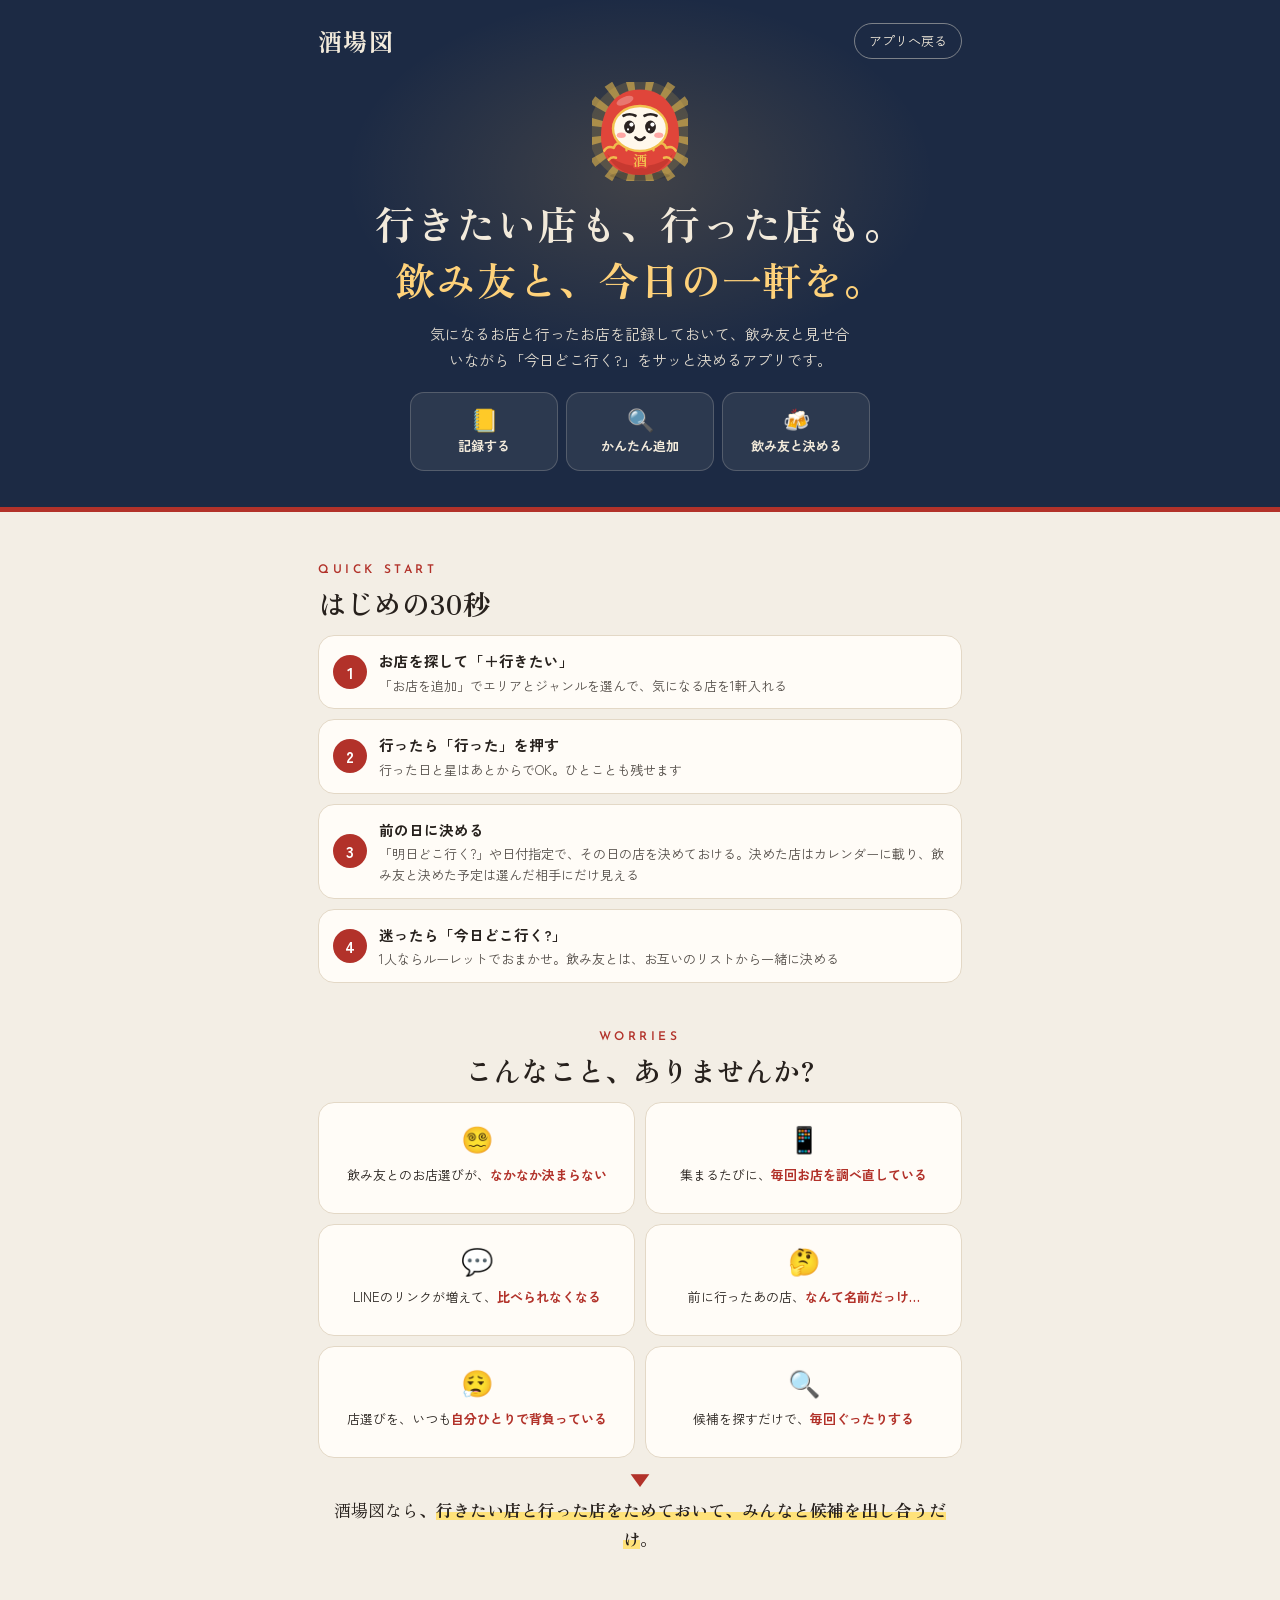
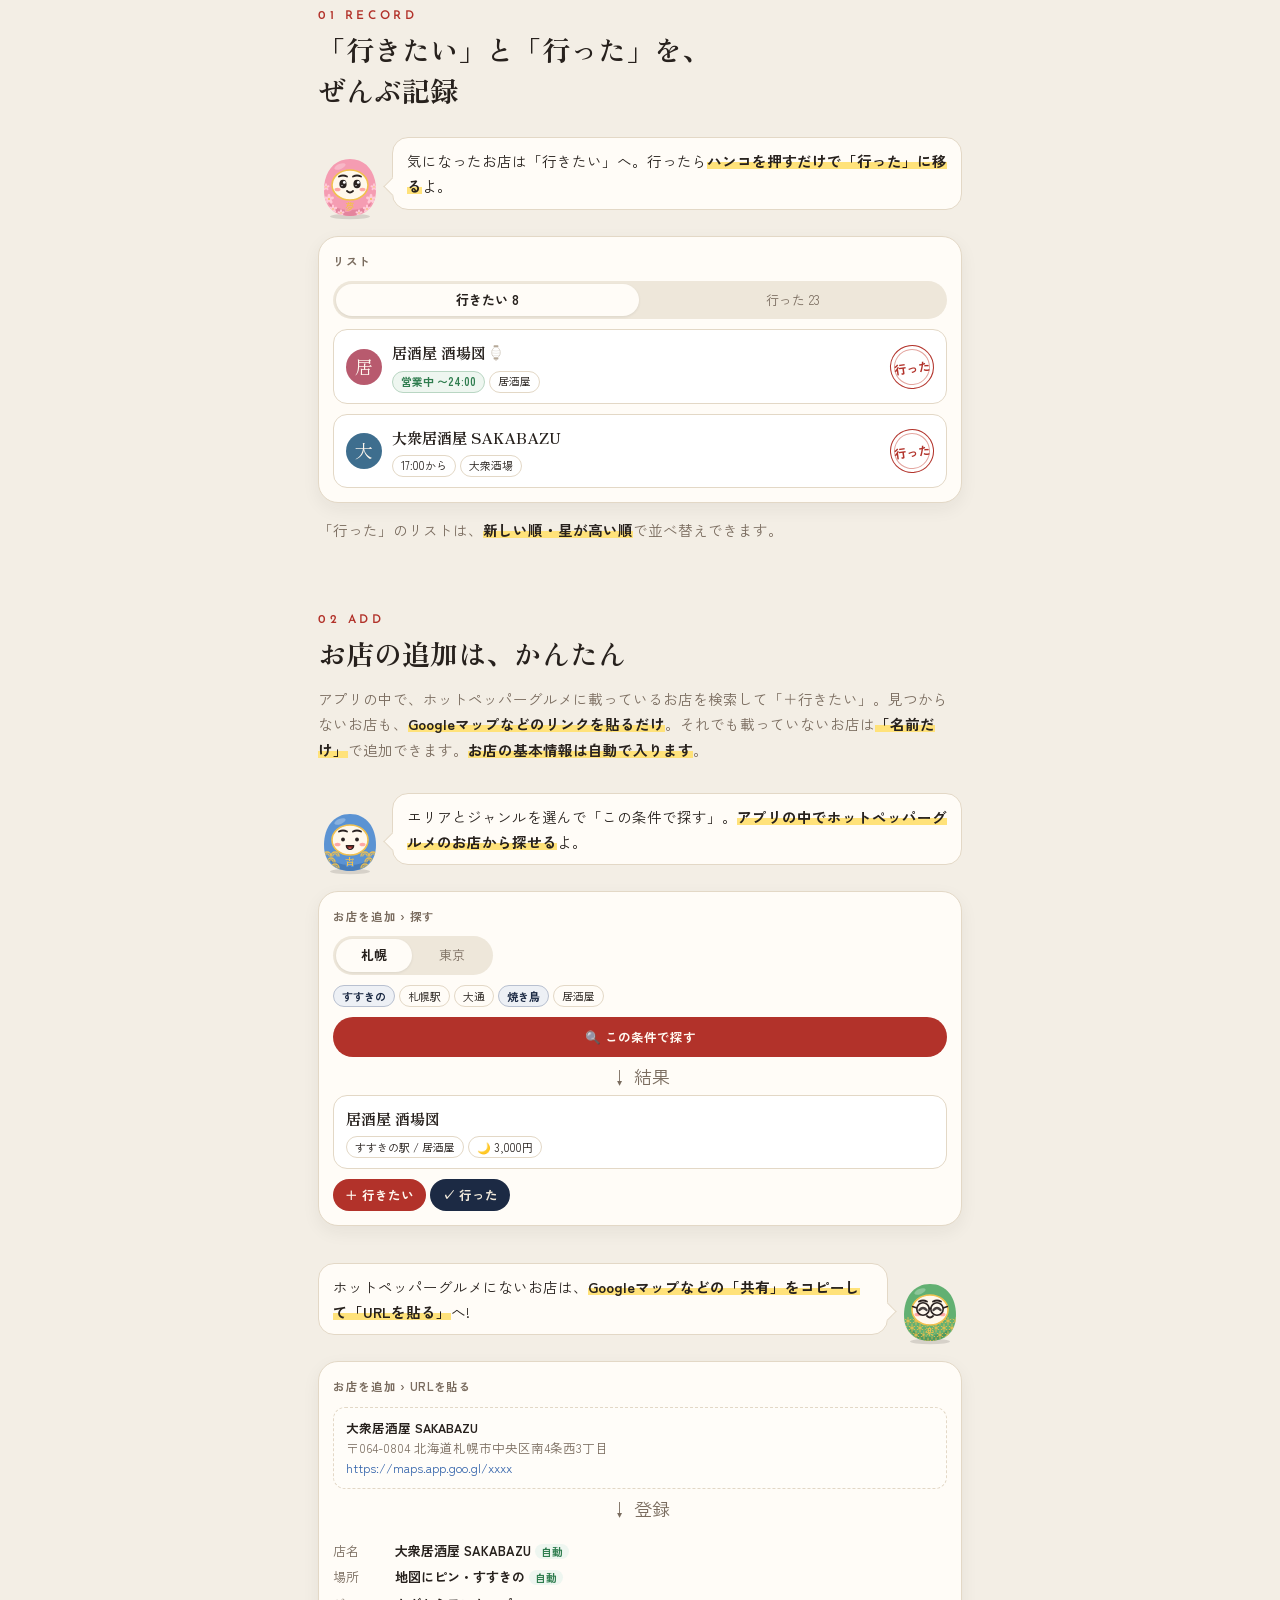
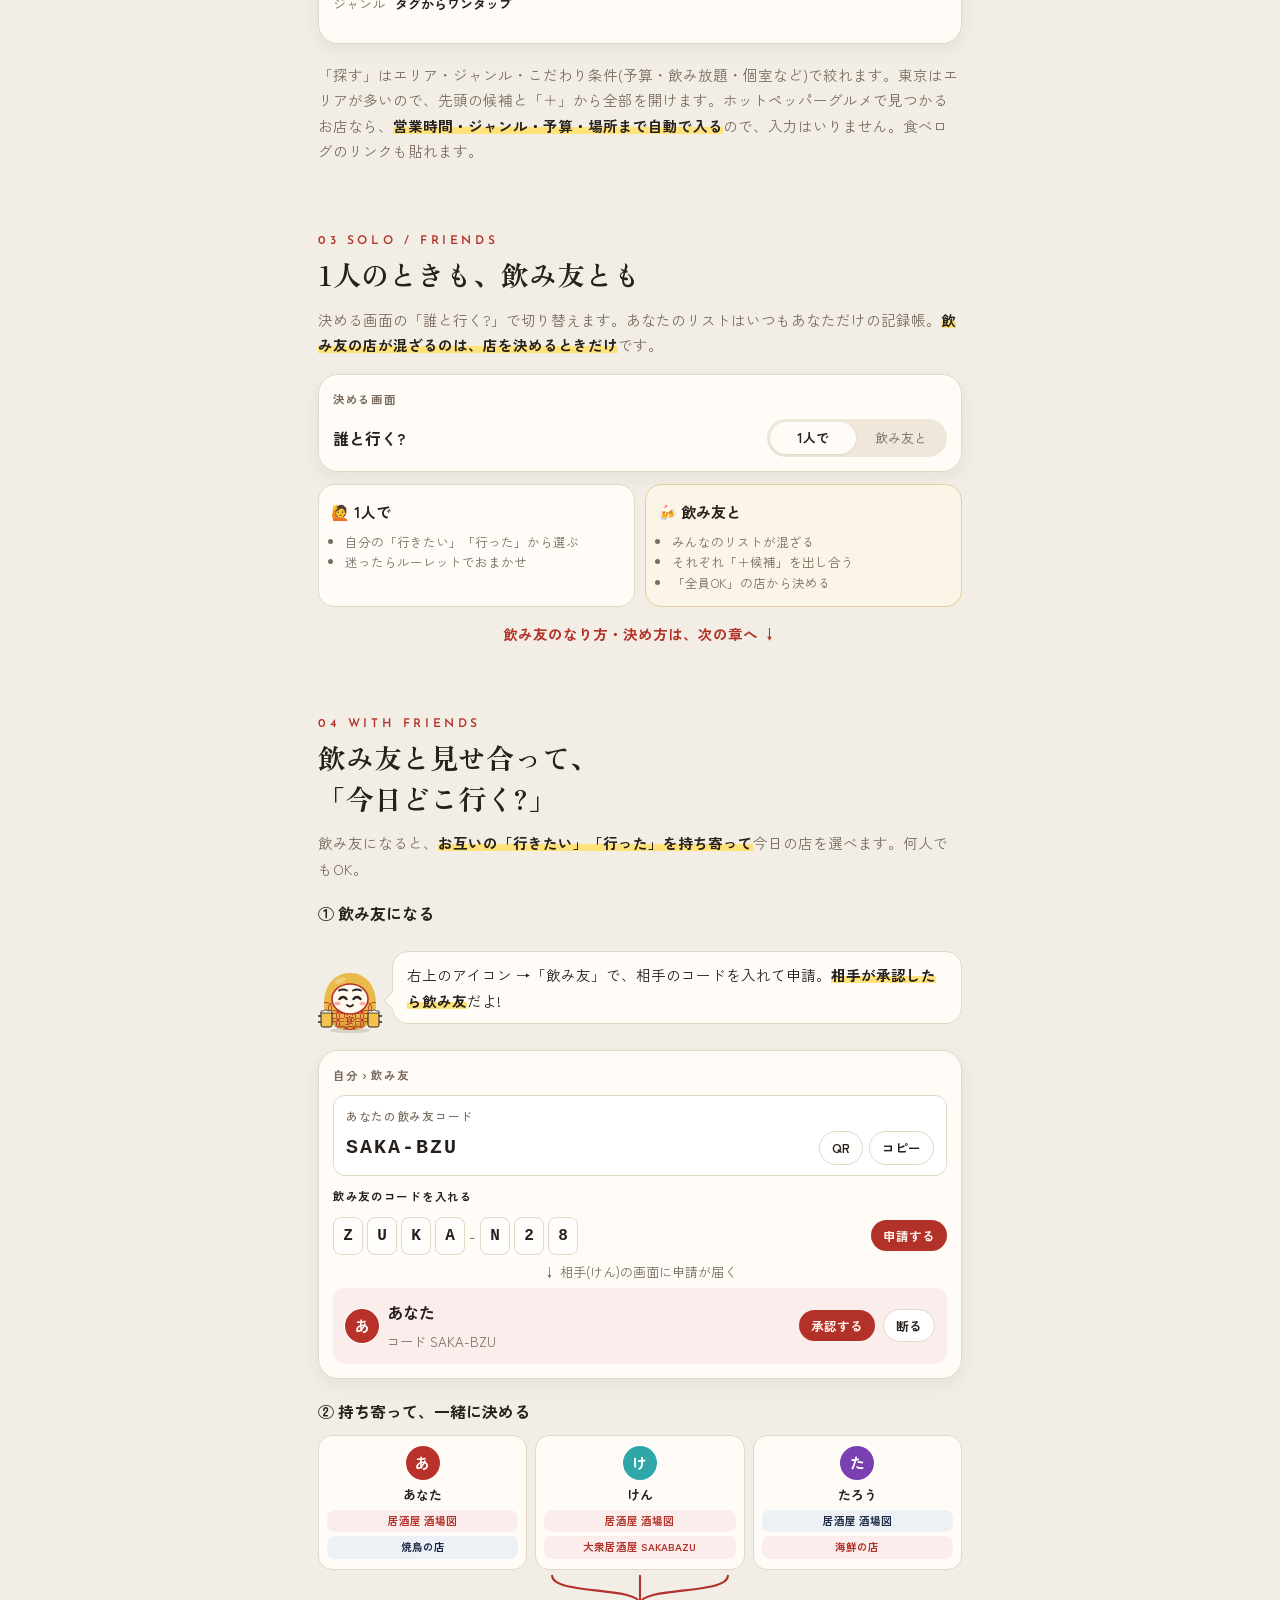
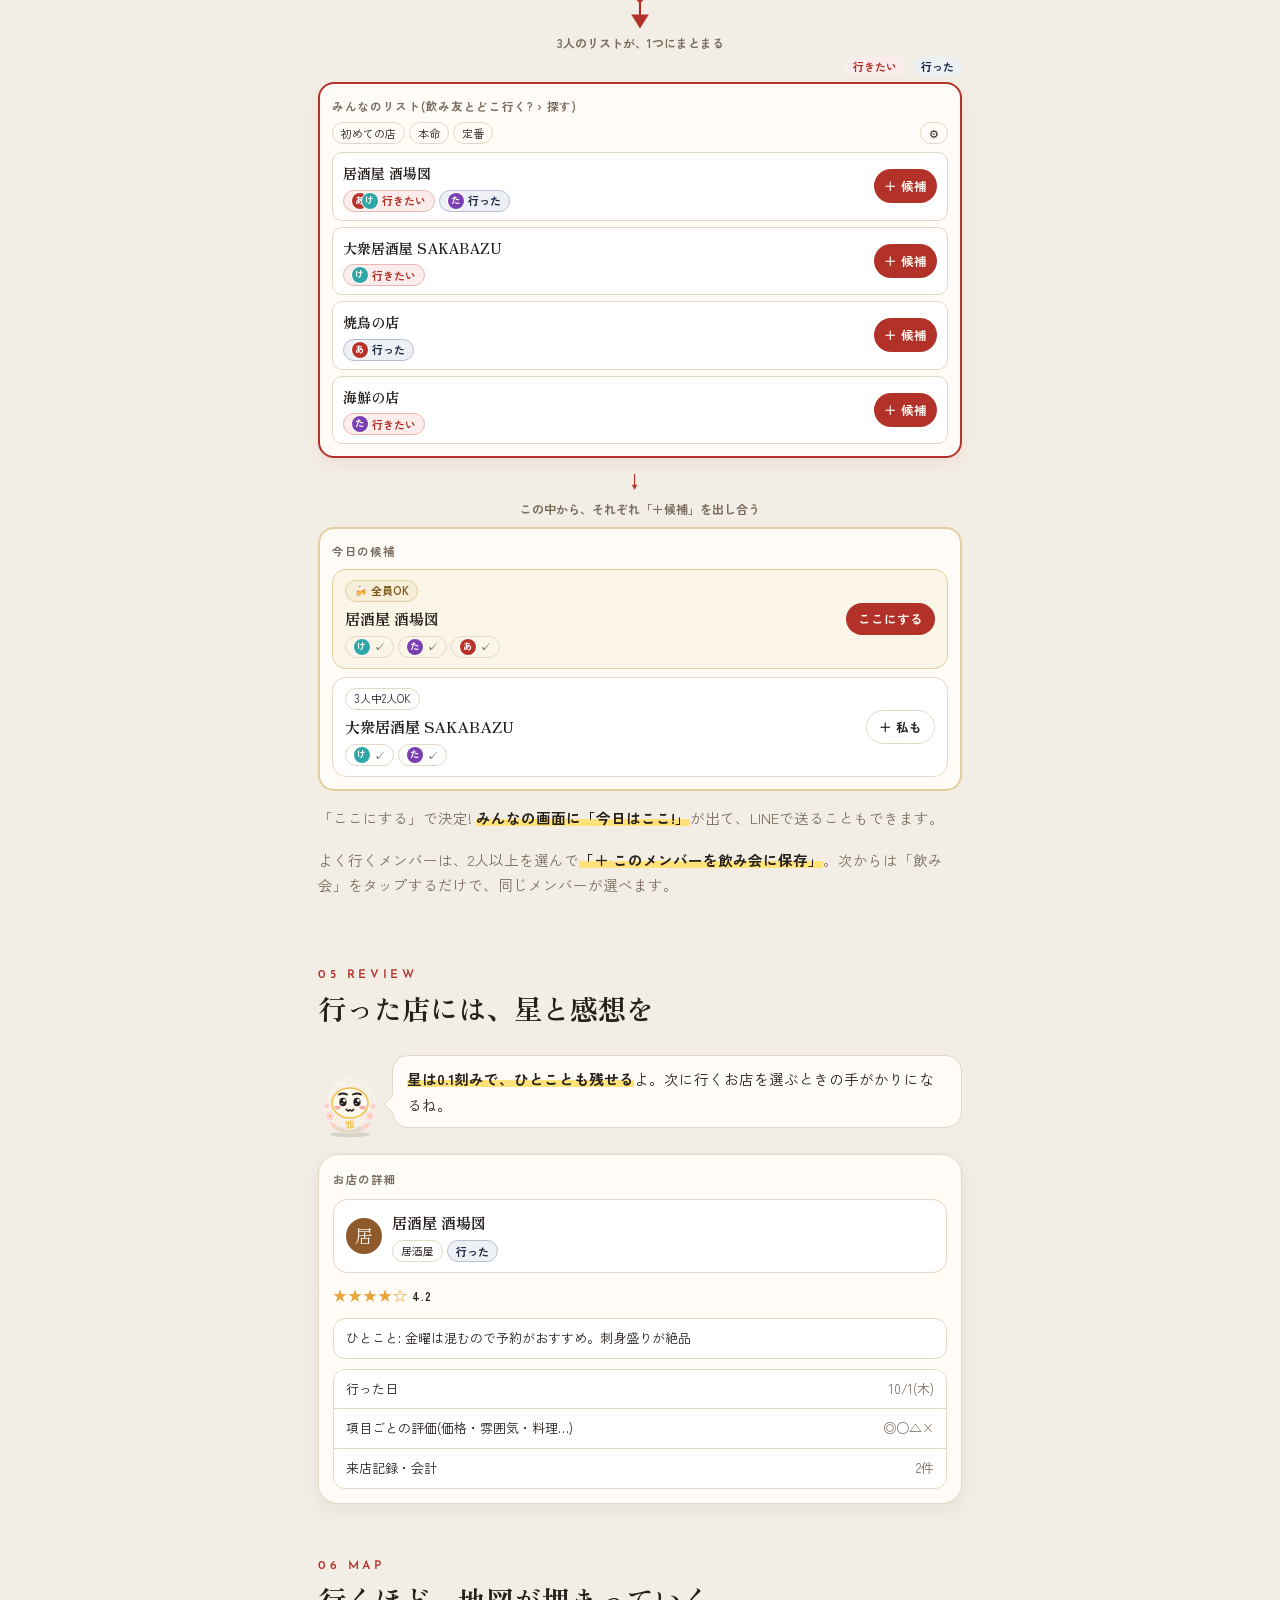
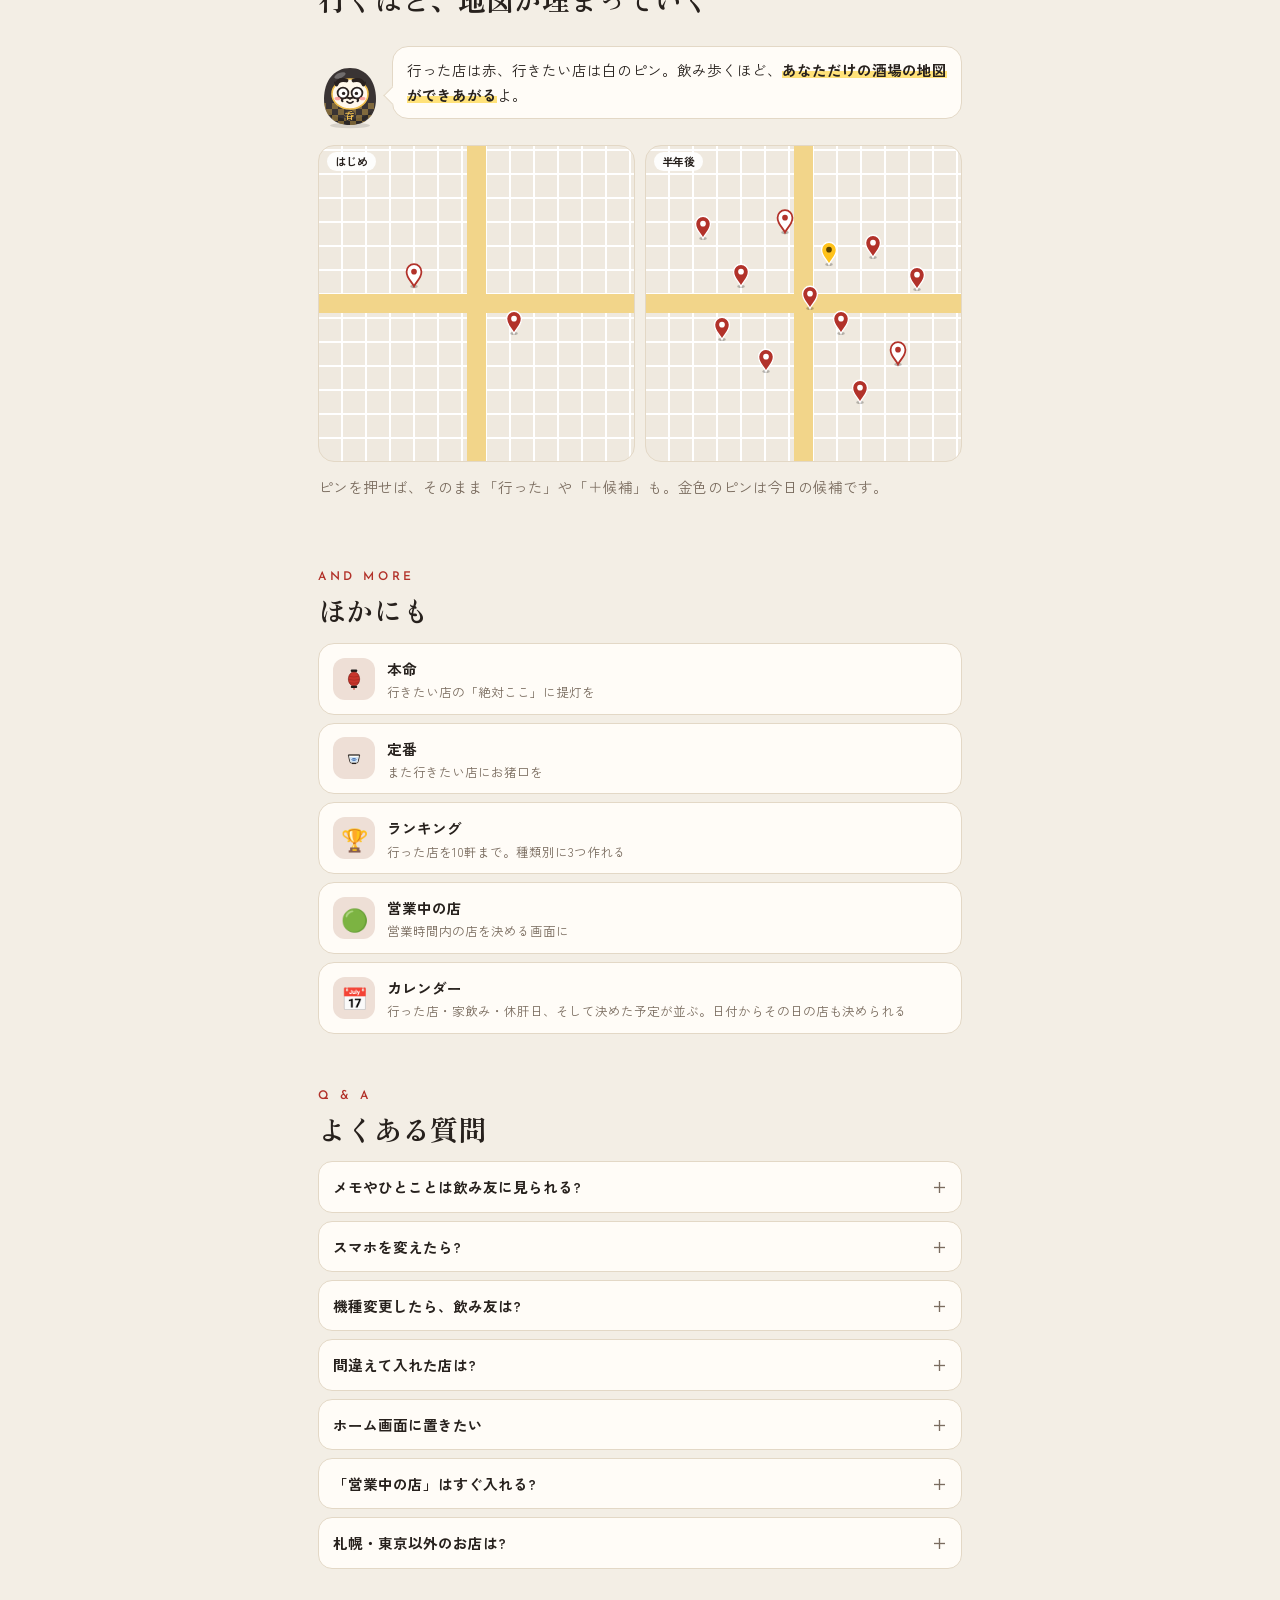
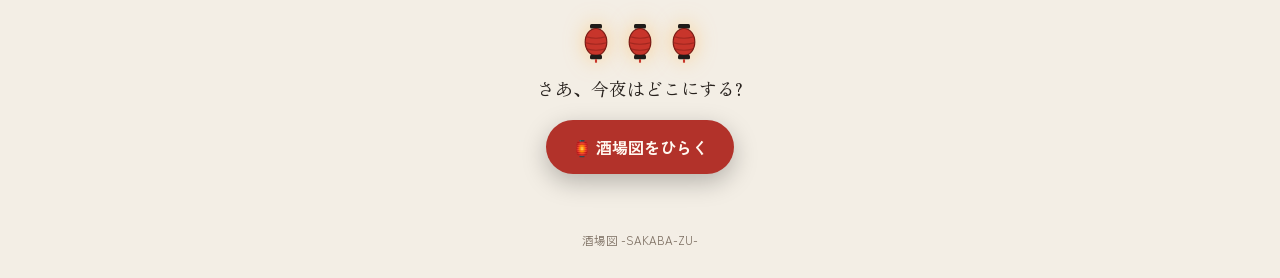
<file: guide.html>
<!doctype html>
<html lang="ja">
<head>
<meta charset="utf-8">
<meta name="viewport" content="width=device-width, initial-scale=1, viewport-fit=cover">
<meta name="theme-color" content="#1C2A44">
<title>酒場図の使い方</title>
<link rel="icon" href="icon-192.png">
<link rel="preconnect" href="https://fonts.googleapis.com">
<link rel="preconnect" href="https://fonts.gstatic.com" crossorigin>
<link href="https://fonts.googleapis.com/css2?family=Josefin+Sans:wght@600&family=Zen+Old+Mincho:wght@500;700&family=Zen+Kaku+Gothic+New:wght@400;700&display=swap" rel="stylesheet">
<link href="https://fonts.googleapis.com/css2?family=Shippori+Mincho+B1:wght@800&text=%E9%85%92%E5%A0%B4%E5%9B%B3&display=swap" rel="stylesheet">
<style>
:root{--bg:#F3EEE5;--card:#FFFCF7;--ink:#27211D;--sub:#7A6C5F;--line:#E3D8C6;--red:#B2322A;--on-red:#FFF8F0;--indigo:#1C2A44;--on-indigo:#F2EADB;--gold:#B98A35;--green:#2F7D4F;--blue:#2E5FA8;
  --serif:"Zen Old Mincho","Hiragino Mincho ProN","Yu Mincho",serif;--brush:"Zen Old Mincho","Hiragino Mincho ProN",serif;--sans:"Zen Kaku Gothic New","Hiragino Sans",sans-serif}
*{box-sizing:border-box}
html{scroll-behavior:smooth}
body{margin:0;background:var(--bg);color:var(--ink);font-family:var(--sans);line-height:1.75;-webkit-font-smoothing:antialiased}
a{color:inherit}
.wrap{max-width:680px;margin:0 auto;padding:0 18px}
.dm-zzz,.dm-f{display:none}
.dm-f.dm-normal{display:inline}
/* hero */
.hero{position:relative;overflow:hidden;color:var(--on-indigo);background:radial-gradient(420px 260px at 50% 35%,rgba(255,190,90,.16),transparent 70%),var(--indigo);padding:20px 0 36px;border-bottom:5px solid var(--red)}
.top{display:flex;justify-content:space-between;align-items:center}
.logo{font-family:"Shippori Mincho B1",var(--serif);font-weight:800;font-size:24px;letter-spacing:.06em;text-decoration:none}
.back{font-size:13px;text-decoration:none;border:1px solid rgba(242,234,219,.45);border-radius:999px;padding:6px 14px}
.hero-in{display:grid;gap:14px;justify-items:center;text-align:center;margin-top:20px}
.hero .dm{width:96px}
.hero h1{margin:0;font-family:var(--brush);font-size:clamp(21px,6.3vw,40px);line-height:1.4;letter-spacing:.02em}
.hero h1 em{font-style:normal;color:#FFD27A}
.hero p{margin:0;max-width:28em;opacity:.92;font-size:15px}
.points{display:grid;grid-template-columns:repeat(3,1fr);gap:8px;width:100%;max-width:460px;margin-top:4px}
.points a{display:grid;gap:4px;justify-items:center;text-decoration:none;background:rgba(242,234,219,.08);border:1px solid rgba(242,234,219,.2);border-radius:14px;padding:12px 4px;font-size:13px;font-weight:700}
.points b{font-size:22px;line-height:1.2}
.cta{display:inline-flex;align-items:center;gap:8px;background:var(--red);color:var(--on-red);text-decoration:none;font-weight:700;padding:13px 26px;border-radius:999px;box-shadow:0 8px 24px rgba(0,0,0,.25);font-size:16px}
/* sections */
section{padding:40px 0 4px}
.kicker{display:inline-block;font-family:"Josefin Sans",sans-serif;font-weight:600;letter-spacing:.3em;font-size:12px;color:var(--red)}
h2{margin:2px 0 12px;font-family:var(--serif);font-size:clamp(22px,6vw,28px);line-height:1.45}
.lead{margin:0 0 16px;color:var(--sub);font-size:14.5px}
.say{display:flex;gap:10px;align-items:flex-end;margin:0 0 16px}
.say.r{flex-direction:row-reverse}
.say .dm{width:64px;flex:none}
.dm svg{width:100%;height:auto;display:block}
.bub{position:relative;background:var(--card);border:1px solid var(--line);border-radius:16px;padding:10px 14px;font-size:14.5px;margin-bottom:10px}
.bub::before{content:"";position:absolute;left:-7px;bottom:16px;width:12px;height:12px;background:var(--card);border-left:1px solid var(--line);border-bottom:1px solid var(--line);transform:rotate(45deg)}
.say.r .bub::before{left:auto;right:-7px;transform:rotate(-135deg)}
/* mock screens */
.mock{background:var(--card);border:1px solid var(--line);border-radius:20px;padding:14px;box-shadow:0 6px 18px rgba(39,33,29,.06);display:grid;gap:10px}
.mock-t{font-size:11.5px;font-weight:700;color:var(--sub);letter-spacing:.06em}
.seg{display:flex;background:#EEE7DA;border-radius:999px;padding:3px;gap:2px;font-size:13px}
.seg span{flex:1;text-align:center;padding:5px 0;border-radius:999px;color:var(--sub)}
.seg .on{background:var(--card);color:var(--ink);font-weight:700;box-shadow:0 1px 3px rgba(0,0,0,.08)}
.shop{display:flex;align-items:center;gap:10px;padding:10px 12px;border:1px solid var(--line);border-radius:14px;background:#fff}
.crest{width:36px;height:36px;border-radius:50%;display:grid;place-items:center;color:#FFF8EF;font-family:var(--brush);font-size:18px;flex:none}
.shop .nm{font-family:var(--serif);font-weight:700;font-size:15px}
.shop .mid{flex:1;min-width:0;display:grid;gap:4px}
.pills{display:flex;gap:4px;flex-wrap:wrap}
.p{display:inline-flex;align-items:center;gap:2px;font-size:11px;border:1px solid var(--line);border-radius:999px;padding:0 8px;height:22px;line-height:1;color:var(--ink);white-space:nowrap}
.p.open{color:var(--green);border-color:#B9D6C3;background:#EEF6F0;font-weight:700}
.p.want{color:var(--red);border-color:#E8B9B4;background:#FBEDEB;font-weight:700}
.p.went{color:var(--indigo);border-color:#B8C0D0;background:#EDF0F5;font-weight:700}
.p.ok{color:#7B5A1E;border-color:#E3CF9E;background:#F7EED9;font-weight:700}
.stamp{width:44px;height:44px;border-radius:50%;border:1.5px solid var(--red);color:var(--red);display:grid;place-items:center;font-size:12px;font-weight:700;transform:rotate(-8deg);box-shadow:inset 0 0 0 3px #fff,inset 0 0 0 4px #E3A49E;flex:none}
.stars{color:#E8A33A;font-size:14px;letter-spacing:1px}
.stars small{color:var(--ink);font-weight:700;margin-left:4px}
.btn{display:inline-block;border-radius:999px;padding:5px 12px;font-size:12.5px;font-weight:700;white-space:nowrap}
.btn.red{background:var(--red);color:var(--on-red)}
.btn.navy{background:var(--indigo);color:var(--on-indigo)}
.btn.line{border:1px solid var(--line);background:#fff}
.av{width:16px;height:16px;border-radius:50%;display:inline-grid;place-items:center;color:#fff;font-size:9.5px;font-weight:700;line-height:1;margin-right:2px;box-shadow:0 0 0 1px #fff}
.paste{border:1.5px dashed var(--line);border-radius:12px;padding:10px 12px;font-size:12.5px;color:var(--sub);line-height:1.6;background:#FFFDF9}
.paste b{color:var(--ink)}
.paste .u{color:var(--blue);word-break:break-all}
.arrow{text-align:center;color:var(--sub);font-size:18px;line-height:1}
.filled{display:grid;grid-template-columns:auto 1fr;gap:4px 10px;font-size:13px}
.filled dt{color:var(--sub)}
.filled dd{margin:0;font-weight:700}
.filled dd .auto{font-size:10.5px;font-weight:700;color:var(--green);background:#EEF6F0;border-radius:999px;padding:0 6px;margin-left:4px}
.memo{border:1px solid var(--line);border-radius:12px;padding:8px 12px;font-size:13px;background:#fff}
.rows{display:grid;border:1px solid var(--line);border-radius:12px;overflow:hidden;font-size:13px}
.rows div{display:flex;justify-content:space-between;padding:8px 12px;background:#fff;border-top:1px solid var(--line)}
.rows div:first-child{border-top:0}
.rows span{color:var(--sub)}
/* more */
.steps{list-style:none;margin:0;padding:0;display:grid;gap:10px;counter-reset:st}
.steps li{counter-increment:st;display:grid;grid-template-columns:34px 1fr;gap:2px 12px;align-items:center;background:var(--card);border:1px solid var(--line);border-radius:16px;padding:12px 14px}
.steps li::before{content:counter(st);grid-row:span 2;width:34px;height:34px;border-radius:50%;background:var(--red);color:#fff;display:grid;place-items:center;font-weight:700;font-size:16px}
.steps b{font-size:14.5px}
.steps span{font-size:13px;color:color-mix(in srgb,var(--ink) 78%,var(--bg));line-height:1.6}
.more{display:grid;gap:8px}
.mo{background:var(--card);border:1px solid var(--line);border-radius:16px;padding:12px 14px;display:grid;grid-template-columns:42px 1fr;grid-template-rows:auto auto;column-gap:12px;row-gap:1px;align-items:center}
.mo i{grid-row:span 2;width:42px;height:42px;border-radius:12px;background:color-mix(in srgb,var(--red) 8%,var(--bg));display:grid;place-items:center}
.mo b{font-size:14.5px;align-self:end}
.mo span{font-size:12.5px;color:var(--sub);line-height:1.55;align-self:start}
.mo i{font-style:normal;font-size:22px}
.mo svg{width:16px;height:22px}
/* faq */
details{background:var(--card);border:1px solid var(--line);border-radius:14px;padding:0 14px;margin-bottom:8px}
summary{cursor:pointer;list-style:none;padding:12px 0;font-weight:700;font-size:14.5px;display:flex;justify-content:space-between;gap:10px}
summary::-webkit-details-marker{display:none}
summary::after{content:"＋";color:var(--sub)}
details[open] summary::after{content:"−"}
details p{margin:0 0 12px;font-size:13.5px;color:var(--sub)}
.end{text-align:center;padding:40px 0 56px}
.end .dm{width:100px;margin:0 auto 8px}
.end p{margin:0 0 16px;font-family:var(--serif);font-size:18px}
footer{text-align:center;font-size:11.5px;color:var(--sub);padding:0 0 28px}
.choko .ck-body{fill:#FFFDF8;stroke:#27211D;stroke-width:1.3}.choko .ck-sake{fill:#CFE2F3}.choko .ck-ring{fill:none;stroke:#2E5FA8;stroke-width:1.2}.choko .ck-dot{fill:#2E5FA8}.choko .ck-foot{fill:#27211D}.choko .ck-rim{stroke:#27211D;fill:none}
.lan-cap{fill:#1F1B19}.lan-body{fill:#C8352B;stroke:#7A1A14;stroke-width:.8}.lan-rib{fill:none;stroke:#7A1A14;stroke-width:.8;opacity:.5}.lan-tas{stroke:#C8352B;stroke-width:1.4}
.mk{background:linear-gradient(transparent 58%,#FFE27A 58%,#FFE27A 92%,transparent 92%);font-weight:700;color:var(--ink)}
.wq{text-align:center;margin-top:0}
#worry>.kicker{display:block;text-align:center;margin-bottom:2px}
.wr{align-content:start;min-height:112px}
.worries{display:grid;grid-template-columns:1fr 1fr;gap:10px}
.wr{background:var(--card);border:1px solid var(--line);border-radius:16px;padding:12px;display:grid;gap:4px;justify-items:center;text-align:center}
.wr i{font-style:normal;font-size:26px}
.wr p{margin:0;font-size:13px;line-height:1.6;text-wrap:balance}
.wr b{color:var(--red)}
.solve{text-align:center;margin-top:12px}
.solve-ar{display:block;color:var(--red);font-size:20px;line-height:1}
.solve p{margin:6px 0 0;font-family:var(--serif);font-size:17px;line-height:1.7}
.bring{display:grid;grid-template-columns:repeat(3,1fr);gap:8px}
.bp{background:var(--card);border:1px solid var(--line);border-radius:14px;padding:10px 8px;display:grid;justify-items:center;gap:4px;text-align:center}
.bp b{font-size:13px}
.bp ul{list-style:none;margin:0;padding:0;display:grid;gap:4px;width:100%}
.bp li{font-size:10.5px;line-height:1.35;border-radius:8px;padding:4px 4px;font-weight:700}
.wa,.lg.wa{background:#FBEDEB;color:var(--red)}
.we,.lg.we{background:#EDF0F5;color:var(--indigo)}
.bring-ar{text-align:center;color:var(--red);font-weight:700;letter-spacing:.6em;margin:8px 0;font-size:18px}
.bring-ar small{display:block;letter-spacing:0;color:var(--sub);font-weight:400;font-size:12px}
.bring-to{background:var(--card);border:2px solid #E3CF9E;border-radius:16px;padding:12px;display:grid;gap:8px}
.bt{display:flex;align-items:center;gap:8px;font-family:var(--serif)}
.bt b{font-size:15px}
.bring-lg{display:flex;gap:8px;justify-content:flex-end;margin:6px 0 14px}
.lg{font-size:11px;font-weight:700;border-radius:999px;padding:0 8px}
.tgl{margin-bottom:2px}
.tgl .gear{margin-left:auto}
.mg{display:flex;align-items:center;gap:8px}
.mg-l{flex:1;min-width:0;display:grid;gap:4px}
.mg-l b{font-family:var(--serif);font-size:14px}
.mg-b{flex:none;padding:6px 10px}
.lan-off svg{width:12px;height:17px;vertical-align:-2px}
.lan-off .lan-body{fill:none;stroke:#B5A898}.lan-off .lan-cap{fill:#B5A898}.lan-off .lan-rib{stroke:#B5A898}.lan-off .lan-tas{stroke:#B5A898}
.sub-h{margin:18px 0 10px;font-size:16px}
.who{display:flex;align-items:center;justify-content:space-between;gap:10px}
.seg.sm{flex:0 0 auto;width:180px}
.vs{display:grid;grid-template-columns:1fr 1fr;gap:10px}
.vs-c{background:var(--card);border:1px solid var(--line);border-radius:16px;padding:12px}
.vs-c.f{border-color:#E3CF9E;background:#FBF5E8}
.vs-h{font-size:15px}
.vs ul{margin:6px 0 0;padding-left:1.1em;font-size:12.5px;color:var(--sub);line-height:1.65}
.code{border:1px solid var(--line);border-radius:12px;padding:10px 12px;background:#fff;display:grid;gap:4px}
.code-r{display:flex;align-items:center;gap:6px}
.code-r b{flex:1;font-family:ui-monospace,Menlo,Consolas,monospace;font-size:20px;letter-spacing:.1em}
.boxes{display:flex;align-items:center;gap:4px}
.boxes i{font-style:normal;flex:1;max-width:30px;height:38px;border:1.5px solid var(--line);border-radius:8px;display:grid;place-items:center;font-weight:700;font-family:ui-monospace,Menlo,Consolas,monospace;background:#FFFDF9}
.boxes em{font-style:normal;color:var(--sub)}
.boxes .btn{margin-left:auto}
.req{display:flex;align-items:center;gap:8px;padding:10px 12px;border-radius:12px;background:#FBEDEB}
.req small{color:var(--sub)}
.av.big{width:34px;height:34px;font-size:15px;margin:0}
.maps{display:grid;grid-template-columns:1fr 1fr;gap:10px}
.mapm{position:relative;aspect-ratio:1;border-radius:16px;border:1px solid var(--line);overflow:hidden;background:
  linear-gradient(90deg,transparent 47%,#F2D58A 47% 53%,transparent 53%),
  linear-gradient(0deg,transparent 47%,#F2D58A 47% 53%,transparent 53%),
  repeating-linear-gradient(90deg,transparent 0 22px,#fff 22px 24px),repeating-linear-gradient(0deg,transparent 0 22px,#fff 22px 24px),#EFE9DF}
.mlab{position:absolute;left:8px;top:6px;font-size:11px;font-weight:700;background:rgba(255,255,255,.9);border-radius:999px;padding:0 8px;z-index:2}
.pin{position:absolute;width:18px;height:26px;transform:translate(-50%,-100%)}
.pin svg{width:100%;height:100%;overflow:visible}
.pin .pm-b{fill:#B2322A;stroke:#fff;stroke-width:1.8}.pin .pm-d{fill:#fff}.pin .pm-sh{fill:#000;opacity:.25}
.pin.w .pm-b{fill:#fff;stroke:#B2322A;stroke-width:2.4}.pin.w .pm-d{fill:#B2322A}
.pin.g .pm-b{fill:#FFC21A;stroke:#fff;stroke-width:1.8}.pin.g .pm-d{fill:#5A4300}
.merge-ar{margin:4px 0 0;text-align:center}
.merge-ar svg{width:100%;max-width:330px;height:58px;display:block;margin:0 auto}
.merge-ar small,.bring-ar small{display:block;color:var(--sub);font-size:12px;font-weight:700;letter-spacing:0}
.merged{background:var(--card);border:2px solid var(--red);border-radius:16px;padding:12px;display:grid;gap:6px;margin-top:6px;box-shadow:0 6px 16px rgba(178,50,42,.08)}
.mg{padding:8px 10px;border-radius:10px;background:#fff;border:1px solid var(--line)}
.avs{display:inline-flex;margin-right:2px}.avs .av{margin-right:0}.avs .av+.av{margin-left:-6px}
.crest{line-height:1;padding-bottom:.1em;box-sizing:border-box}
.end-lan{display:flex;gap:14px;justify-content:center;margin-bottom:10px}
.end-lan svg{width:30px;height:42px;filter:drop-shadow(0 0 10px rgba(255,179,71,.5))}
</style>
</head>
<body>
<header class="hero">
  <div class="wrap">
    <div class="top"><a class="logo" href="sakabazu.html">酒場図</a><a class="back" href="sakabazu.html">アプリへ戻る</a></div>
    <div class="hero-in">
      <span class="dm"><svg viewBox="0 0 64 66" aria-hidden="true"><defs><clipPath id="dmc1"><path d="M32 5C48.5 5 58 18.5 58 36C58 53.5 47 62 32 62C17 62 6 53.5 6 36C6 18.5 15.5 5 32 5Z"/></clipPath></defs><g class="dm-body">
  <g class="dm-goko"><circle cx="32" cy="33" r="34" fill="#F2C14E" opacity=".16"/><path d="M32 33L69.74308292730258 37.411313992764605L68.55819859040234 43.3681298132645Z" fill="#F2C14E" opacity=".55"/><path d="M32 33L65.18192503041972 51.519175232056234L61.80765991900882 56.5691198425549Z" fill="#F2C14E" opacity=".55"/><path d="M32 33L55.5691198425549 62.80765991900881L50.519175232056234 66.18192503041973Z" fill="#F2C14E" opacity=".55"/><path d="M32 33L42.36812981326451 69.55819859040234L36.411313992764605 70.74308292730258Z" fill="#F2C14E" opacity=".55"/><path d="M32 33L27.588686007235395 70.74308292730258L21.631870186735497 69.55819859040234Z" fill="#F2C14E" opacity=".55"/><path d="M32 33L13.48082476794378 66.18192503041973L8.430880157445106 62.80765991900883Z" fill="#F2C14E" opacity=".55"/><path d="M32 33L2.1923400809911797 56.5691198425549L-1.1819250304197269 51.51917523205623Z" fill="#F2C14E" opacity=".55"/><path d="M32 33L-4.558198590402341 43.368129813264524L-5.743082927302574 37.41131399276462Z" fill="#F2C14E" opacity=".55"/><path d="M32 33L-5.743082927302581 28.588686007235392L-4.558198590402341 22.63187018673549Z" fill="#F2C14E" opacity=".55"/><path d="M32 33L-1.1819250304197269 14.48082476794378L2.1923400809911726 9.43088015744511Z" fill="#F2C14E" opacity=".55"/><path d="M32 33L8.430880157445095 3.1923400809911833L13.48082476794377 -0.18192503041972685Z" fill="#F2C14E" opacity=".55"/><path d="M32 33L21.631870186735476 -3.558198590402341L27.58868600723538 -4.743082927302574Z" fill="#F2C14E" opacity=".55"/><path d="M32 33L36.411313992764605 -4.743082927302581L42.36812981326451 -3.558198590402341Z" fill="#F2C14E" opacity=".55"/><path d="M32 33L50.51917523205621 -0.18192503041973396L55.56911984255489 3.1923400809911726Z" fill="#F2C14E" opacity=".55"/><path d="M32 33L61.80765991900881 9.430880157445095L65.18192503041973 14.48082476794377Z" fill="#F2C14E" opacity=".55"/><path d="M32 33L68.55819859040234 22.631870186735476L69.74308292730257 28.588686007235378Z" fill="#F2C14E" opacity=".55"/></g>
  <ellipse cx="32" cy="62.5" rx="20" ry="2.8" fill="#000" opacity=".12"/>
  
  <path d="M32 5C48.5 5 58 18.5 58 36C58 53.5 47 62 32 62C17 62 6 53.5 6 36C6 18.5 15.5 5 32 5Z" fill="#E0453A"/>
  <path d="M10 48C14 57 22 62 32 62C42 62 50 57 54 48C49 53 41 56 32 56C23 56 15 53 10 48Z" fill="#B8322A" opacity=".6"/>
  <g clip-path="url(#dmc1)"><path d="M8 46q2.5-4 6.5-2q1.5-4.5 6-2.5q3 .5 2.5 4" fill="none" stroke="#F2C14E" stroke-width="1.6" stroke-linecap="round" stroke-linejoin="round" opacity="0.95"/><path d="M11 52q2-2.5 5-1.5" fill="none" stroke="#F2C14E" stroke-width="1.6" stroke-linecap="round" stroke-linejoin="round" opacity="0.95"/><path d="M56 46q-2.5-4-6.5-2q-1.5-4.5-6-2.5q-3 .5-2.5 4" fill="none" stroke="#F2C14E" stroke-width="1.6" stroke-linecap="round" stroke-linejoin="round" opacity="0.95"/><path d="M53 52q-2-2.5-5-1.5" fill="none" stroke="#F2C14E" stroke-width="1.6" stroke-linecap="round" stroke-linejoin="round" opacity="0.95"/></g>
  <ellipse cx="22" cy="12.5" rx="6" ry="2.6" fill="#fff" opacity=".28" transform="rotate(-22 22 12.5)"/>
  <ellipse cx="32" cy="31" rx="18" ry="15" fill="#FFF8EC" stroke="#F2C14E" stroke-width="1.6"/>
  
  <text x="32" y="56" text-anchor="middle" font-size="9.5" font-weight="700" font-family="Zen Old Mincho, serif" fill="#F2C14E" stroke="#E0453A" stroke-width="2.2" paint-order="stroke">酒</text>
  <path d="M21 22.5Q25 20.5 29 22.5" fill="none" stroke="#2A2220" stroke-width="1.8" stroke-linecap="round" stroke-linejoin="round" opacity="1"/><path d="M35 22.5Q39 20.5 43 22.5" fill="none" stroke="#2A2220" stroke-width="1.8" stroke-linecap="round" stroke-linejoin="round" opacity="1"/>
  <g class="dm-f dm-normal"><g class="dm-eyes"><ellipse cx="25" cy="30" rx="3.6" ry="4.3" fill="#2A2220"/><ellipse cx="39" cy="30" rx="3.6" ry="4.3" fill="#2A2220"/>
      <circle cx="26.3" cy="28.4" r="1.4" fill="#fff"/><circle cx="40.3" cy="28.4" r="1.4" fill="#fff"/><circle cx="24" cy="31.6" r=".7" fill="#fff"/><circle cx="38" cy="31.6" r=".7" fill="#fff"/></g><path d="M29 37Q32 40 35 37" fill="none" stroke="#2A2220" stroke-width="1.8" stroke-linecap="round" stroke-linejoin="round" opacity="1"/><ellipse cx="19.5" cy="35.5" rx="3" ry="1.8" fill="#FF8C8C" opacity="0.75"/><ellipse cx="44.5" cy="35.5" rx="3" ry="1.8" fill="#FF8C8C" opacity="0.75"/></g>
  <g class="dm-f dm-happy"><path d="M21.5 31Q25 26.5 28.5 31" fill="none" stroke="#2A2220" stroke-width="2.4" stroke-linecap="round" stroke-linejoin="round" opacity="1"/><path d="M35.5 31Q39 26.5 42.5 31" fill="none" stroke="#2A2220" stroke-width="2.4" stroke-linecap="round" stroke-linejoin="round" opacity="1"/>
    <path d="M28.5 36.5Q32 43 35.5 36.5Z" fill="#B8322A" stroke="#2A2220" stroke-width="1.3" stroke-linejoin="round"/><ellipse cx="19.5" cy="35.5" rx="3" ry="1.8" fill="#FF8C8C" opacity="1"/><ellipse cx="44.5" cy="35.5" rx="3" ry="1.8" fill="#FF8C8C" opacity="1"/></g>
  <g class="dm-f dm-sleep"><path d="M21.5 30Q25 33 28.5 30" fill="none" stroke="#2A2220" stroke-width="2" stroke-linecap="round" stroke-linejoin="round" opacity="1"/><path d="M35.5 30Q39 33 42.5 30" fill="none" stroke="#2A2220" stroke-width="2" stroke-linecap="round" stroke-linejoin="round" opacity="1"/><ellipse cx="32" cy="38.6" rx="1.5" ry="1.1" fill="#2A2220" opacity=".7"/><ellipse cx="19.5" cy="35.5" rx="3" ry="1.8" fill="#FF8C8C" opacity="0.4"/><ellipse cx="44.5" cy="35.5" rx="3" ry="1.8" fill="#FF8C8C" opacity="0.4"/></g>
  </g>
  <g class="dm-zzz" fill="currentColor" font-weight="900" font-family="sans-serif"><text x="50" y="10" font-size="7">z</text><text x="55" y="4" font-size="9">z</text></g>
  </svg></span>
      <h1>行きたい店も、行った店も。<br><em>飲み友と、今日の一軒を。</em></h1>
      <p>気になるお店と行ったお店を記録しておいて、飲み友と見せ合いながら「今日どこ行く?」をサッと決めるアプリです。</p>
      <div class="points">
        <a href="#record"><b>📒</b>記録する</a>
        <a href="#add"><b>🔍</b>かんたん追加</a>
        <a href="#friends"><b>🍻</b>飲み友と決める</a>
      </div>
    </div>
  </div>
</header>

<main class="wrap">
  <section id="start">
    <span class="kicker">QUICK START</span>
    <h2>はじめの30秒</h2>
    <ol class="steps">
      <li><b>お店を探して「＋行きたい」</b><span>「お店を追加」でエリアとジャンルを選んで、気になる店を1軒入れる</span></li>
      <li><b>行ったら「行った」を押す</b><span>行った日と星はあとからでOK。ひとことも残せます</span></li>
      <li><b>前の日に決める</b><span>「明日どこ行く?」や日付指定で、その日の店を決めておける。決めた店はカレンダーに載り、飲み友と決めた予定は選んだ相手にだけ見える</span></li>
      <li><b>迷ったら「今日どこ行く?」</b><span>1人ならルーレットでおまかせ。飲み友とは、お互いのリストから一緒に決める</span></li>
    </ol>
  </section>

  <section id="worry">
    <span class="kicker">WORRIES</span>
    <h2 class="wq">こんなこと、ありませんか?</h2>
    <div class="worries">
      <div class="wr"><i>😵‍💫</i><p>飲み友とのお店選びが、<b>なかなか決まらない</b></p></div>
      <div class="wr"><i>📱</i><p>集まるたびに、<b>毎回お店を調べ直している</b></p></div>
      <div class="wr"><i>💬</i><p>LINEのリンクが増えて、<b>比べられなくなる</b></p></div>
      <div class="wr"><i>🤔</i><p>前に行ったあの店、<b>なんて名前だっけ…</b></p></div>
      <div class="wr"><i>😮‍💨</i><p>店選びを、いつも<b>自分ひとりで背負っている</b></p></div>
      <div class="wr"><i>🔍</i><p>候補を探すだけで、<b>毎回ぐったりする</b></p></div>
    </div>
    <div class="solve"><span class="solve-ar">▼</span><p>酒場図なら、<span class="mk">行きたい店と行った店をためておいて、みんなと候補を出し合うだけ</span>。</p></div>
  </section>

  <!-- 1 記録 -->
  <section id="record">
    <span class="kicker">01 RECORD</span>
    <h2>「行きたい」と「行った」を、<br>ぜんぶ記録</h2>
    <div class="say"><span class="dm"><svg viewBox="0 0 64 66" aria-hidden="true"><defs><clipPath id="dmc2"><path d="M32 5C48.5 5 58 18.5 58 36C58 53.5 47 62 32 62C17 62 6 53.5 6 36C6 18.5 15.5 5 32 5Z"/></clipPath></defs><g class="dm-body">
  
  <ellipse cx="32" cy="62.5" rx="20" ry="2.8" fill="#000" opacity=".12"/>
  
  <path d="M32 5C48.5 5 58 18.5 58 36C58 53.5 47 62 32 62C17 62 6 53.5 6 36C6 18.5 15.5 5 32 5Z" fill="#F59CB2"/>
  <path d="M10 48C14 57 22 62 32 62C42 62 50 57 54 48C49 53 41 56 32 56C23 56 15 53 10 48Z" fill="#D9758F" opacity=".6"/>
  <g clip-path="url(#dmc2)"><g transform="translate(11 45) scale(1)"><ellipse cx="0" cy="-2.7" rx="1.5" ry="2.5" fill="#FFC9D6" transform="rotate(0)"/><ellipse cx="0" cy="-2.7" rx="1.5" ry="2.5" fill="#FFC9D6" transform="rotate(72)"/><ellipse cx="0" cy="-2.7" rx="1.5" ry="2.5" fill="#FFC9D6" transform="rotate(144)"/><ellipse cx="0" cy="-2.7" rx="1.5" ry="2.5" fill="#FFC9D6" transform="rotate(216)"/><ellipse cx="0" cy="-2.7" rx="1.5" ry="2.5" fill="#FFC9D6" transform="rotate(288)"/><circle r=".9" fill="#F2C14E"/></g><g transform="translate(53 45) scale(1)"><ellipse cx="0" cy="-2.7" rx="1.5" ry="2.5" fill="#FFC9D6" transform="rotate(0)"/><ellipse cx="0" cy="-2.7" rx="1.5" ry="2.5" fill="#FFC9D6" transform="rotate(72)"/><ellipse cx="0" cy="-2.7" rx="1.5" ry="2.5" fill="#FFC9D6" transform="rotate(144)"/><ellipse cx="0" cy="-2.7" rx="1.5" ry="2.5" fill="#FFC9D6" transform="rotate(216)"/><ellipse cx="0" cy="-2.7" rx="1.5" ry="2.5" fill="#FFC9D6" transform="rotate(288)"/><circle r=".9" fill="#F2C14E"/></g><g transform="translate(15 55) scale(0.85)"><ellipse cx="0" cy="-2.7" rx="1.5" ry="2.5" fill="#FFC9D6" transform="rotate(0)"/><ellipse cx="0" cy="-2.7" rx="1.5" ry="2.5" fill="#FFC9D6" transform="rotate(72)"/><ellipse cx="0" cy="-2.7" rx="1.5" ry="2.5" fill="#FFC9D6" transform="rotate(144)"/><ellipse cx="0" cy="-2.7" rx="1.5" ry="2.5" fill="#FFC9D6" transform="rotate(216)"/><ellipse cx="0" cy="-2.7" rx="1.5" ry="2.5" fill="#FFC9D6" transform="rotate(288)"/><circle r=".9" fill="#F2C14E"/></g><g transform="translate(49 55) scale(0.85)"><ellipse cx="0" cy="-2.7" rx="1.5" ry="2.5" fill="#FFC9D6" transform="rotate(0)"/><ellipse cx="0" cy="-2.7" rx="1.5" ry="2.5" fill="#FFC9D6" transform="rotate(72)"/><ellipse cx="0" cy="-2.7" rx="1.5" ry="2.5" fill="#FFC9D6" transform="rotate(144)"/><ellipse cx="0" cy="-2.7" rx="1.5" ry="2.5" fill="#FFC9D6" transform="rotate(216)"/><ellipse cx="0" cy="-2.7" rx="1.5" ry="2.5" fill="#FFC9D6" transform="rotate(288)"/><circle r=".9" fill="#F2C14E"/></g><g transform="translate(8 33) scale(0.7)"><ellipse cx="0" cy="-2.7" rx="1.5" ry="2.5" fill="#FFC9D6" transform="rotate(0)"/><ellipse cx="0" cy="-2.7" rx="1.5" ry="2.5" fill="#FFC9D6" transform="rotate(72)"/><ellipse cx="0" cy="-2.7" rx="1.5" ry="2.5" fill="#FFC9D6" transform="rotate(144)"/><ellipse cx="0" cy="-2.7" rx="1.5" ry="2.5" fill="#FFC9D6" transform="rotate(216)"/><ellipse cx="0" cy="-2.7" rx="1.5" ry="2.5" fill="#FFC9D6" transform="rotate(288)"/><circle r=".9" fill="#F2C14E"/></g><g transform="translate(56 33) scale(0.7)"><ellipse cx="0" cy="-2.7" rx="1.5" ry="2.5" fill="#FFC9D6" transform="rotate(0)"/><ellipse cx="0" cy="-2.7" rx="1.5" ry="2.5" fill="#FFC9D6" transform="rotate(72)"/><ellipse cx="0" cy="-2.7" rx="1.5" ry="2.5" fill="#FFC9D6" transform="rotate(144)"/><ellipse cx="0" cy="-2.7" rx="1.5" ry="2.5" fill="#FFC9D6" transform="rotate(216)"/><ellipse cx="0" cy="-2.7" rx="1.5" ry="2.5" fill="#FFC9D6" transform="rotate(288)"/><circle r=".9" fill="#F2C14E"/></g><g transform="translate(23 59) scale(0.7)"><ellipse cx="0" cy="-2.7" rx="1.5" ry="2.5" fill="#FFC9D6" transform="rotate(0)"/><ellipse cx="0" cy="-2.7" rx="1.5" ry="2.5" fill="#FFC9D6" transform="rotate(72)"/><ellipse cx="0" cy="-2.7" rx="1.5" ry="2.5" fill="#FFC9D6" transform="rotate(144)"/><ellipse cx="0" cy="-2.7" rx="1.5" ry="2.5" fill="#FFC9D6" transform="rotate(216)"/><ellipse cx="0" cy="-2.7" rx="1.5" ry="2.5" fill="#FFC9D6" transform="rotate(288)"/><circle r=".9" fill="#F2C14E"/></g><g transform="translate(41 59) scale(0.7)"><ellipse cx="0" cy="-2.7" rx="1.5" ry="2.5" fill="#FFC9D6" transform="rotate(0)"/><ellipse cx="0" cy="-2.7" rx="1.5" ry="2.5" fill="#FFC9D6" transform="rotate(72)"/><ellipse cx="0" cy="-2.7" rx="1.5" ry="2.5" fill="#FFC9D6" transform="rotate(144)"/><ellipse cx="0" cy="-2.7" rx="1.5" ry="2.5" fill="#FFC9D6" transform="rotate(216)"/><ellipse cx="0" cy="-2.7" rx="1.5" ry="2.5" fill="#FFC9D6" transform="rotate(288)"/><circle r=".9" fill="#F2C14E"/></g></g>
  <ellipse cx="22" cy="12.5" rx="6" ry="2.6" fill="#fff" opacity=".28" transform="rotate(-22 22 12.5)"/>
  <ellipse cx="32" cy="31" rx="18" ry="15" fill="#FFF8EC" stroke="#F2C14E" stroke-width="1.6"/>
  
  <text x="32" y="56" text-anchor="middle" font-size="9.5" font-weight="700" font-family="Zen Old Mincho, serif" fill="#F2C14E" stroke="#F59CB2" stroke-width="2.2" paint-order="stroke">夢</text>
  <path d="M21 22.5Q25 20.5 29 22.5" fill="none" stroke="#2A2220" stroke-width="1.8" stroke-linecap="round" stroke-linejoin="round" opacity="1"/><path d="M35 22.5Q39 20.5 43 22.5" fill="none" stroke="#2A2220" stroke-width="1.8" stroke-linecap="round" stroke-linejoin="round" opacity="1"/>
  <g class="dm-f dm-normal"><g class="dm-eyes"><ellipse cx="25" cy="30" rx="3.6" ry="4.3" fill="#2A2220"/><ellipse cx="39" cy="30" rx="3.6" ry="4.3" fill="#2A2220"/>
      <circle cx="26.3" cy="28.4" r="1.4" fill="#fff"/><circle cx="40.3" cy="28.4" r="1.4" fill="#fff"/><circle cx="24" cy="31.6" r=".7" fill="#fff"/><circle cx="38" cy="31.6" r=".7" fill="#fff"/></g><path d="M29 37Q32 40 35 37" fill="none" stroke="#2A2220" stroke-width="1.8" stroke-linecap="round" stroke-linejoin="round" opacity="1"/><ellipse cx="19.5" cy="35.5" rx="3" ry="1.8" fill="#FF8C8C" opacity="0.75"/><ellipse cx="44.5" cy="35.5" rx="3" ry="1.8" fill="#FF8C8C" opacity="0.75"/></g>
  <g class="dm-f dm-happy"><path d="M21.5 31Q25 26.5 28.5 31" fill="none" stroke="#2A2220" stroke-width="2.4" stroke-linecap="round" stroke-linejoin="round" opacity="1"/><path d="M35.5 31Q39 26.5 42.5 31" fill="none" stroke="#2A2220" stroke-width="2.4" stroke-linecap="round" stroke-linejoin="round" opacity="1"/>
    <path d="M28.5 36.5Q32 43 35.5 36.5Z" fill="#B8322A" stroke="#2A2220" stroke-width="1.3" stroke-linejoin="round"/><ellipse cx="19.5" cy="35.5" rx="3" ry="1.8" fill="#FF8C8C" opacity="1"/><ellipse cx="44.5" cy="35.5" rx="3" ry="1.8" fill="#FF8C8C" opacity="1"/></g>
  <g class="dm-f dm-sleep"><path d="M21.5 30Q25 33 28.5 30" fill="none" stroke="#2A2220" stroke-width="2" stroke-linecap="round" stroke-linejoin="round" opacity="1"/><path d="M35.5 30Q39 33 42.5 30" fill="none" stroke="#2A2220" stroke-width="2" stroke-linecap="round" stroke-linejoin="round" opacity="1"/><ellipse cx="32" cy="38.6" rx="1.5" ry="1.1" fill="#2A2220" opacity=".7"/><ellipse cx="19.5" cy="35.5" rx="3" ry="1.8" fill="#FF8C8C" opacity="0.4"/><ellipse cx="44.5" cy="35.5" rx="3" ry="1.8" fill="#FF8C8C" opacity="0.4"/></g>
  </g>
  <g class="dm-zzz" fill="currentColor" font-weight="900" font-family="sans-serif"><text x="50" y="10" font-size="7">z</text><text x="55" y="4" font-size="9">z</text></g>
  </svg></span><p class="bub">気になったお店は「行きたい」へ。行ったら<span class="mk">ハンコを押すだけで「行った」に移る</span>よ。</p></div>
    <div class="mock">
      <span class="mock-t">リスト</span>
      <div class="seg"><span class="on">行きたい 8</span><span>行った 23</span></div>
      <div class="shop"><span class="crest" style="background:#B85A6E">居</span><div class="mid"><span class="nm">居酒屋 酒場図 <span class="lan-off"><svg class="lan" viewBox="0 0 20 28" aria-hidden="true"><rect class="lan-cap" x="6" y="2" width="8" height="3" rx="1"/><ellipse class="lan-body" cx="10" cy="14" rx="7.2" ry="9"/><path class="lan-rib" d="M3.6 10.5Q10 12.5 16.4 10.5M3 14.5Q10 16.5 17 14.5M3.6 18.5Q10 20.5 16.4 18.5"/><rect class="lan-cap" x="6" y="22.5" width="8" height="3" rx="1"/><path class="lan-tas" d="M10 25.5v2.3"/></svg></span></span><div class="pills"><span class="p open">営業中 〜24:00</span><span class="p">居酒屋</span></div></div><span class="stamp">行った</span></div>
      <div class="shop"><span class="crest" style="background:#3E6E8E">大</span><div class="mid"><span class="nm">大衆居酒屋 SAKABAZU</span><div class="pills"><span class="p">17:00から</span><span class="p">大衆酒場</span></div></div><span class="stamp">行った</span></div>
    </div>
    <p class="lead" style="margin-top:14px">「行った」のリストは、<span class="mk">新しい順・星が高い順</span>で並べ替えできます。</p>
  </section>

  <!-- 2 追加 -->
  <section id="add">
    <span class="kicker">02 ADD</span>
    <h2>お店の追加は、かんたん</h2>
    <p class="lead">アプリの中で、ホットペッパーグルメに載っているお店を検索して「＋行きたい」。見つからないお店も、<span class="mk">Googleマップなどのリンクを貼るだけ</span>。それでも載っていないお店は<span class="mk">「名前だけ」</span>で追加できます。<span class="mk">お店の基本情報は自動で入ります</span>。</p>

    <div class="say"><span class="dm"><svg viewBox="0 0 64 66" aria-hidden="true"><defs><clipPath id="dmc3"><path d="M32 5C48.5 5 58 18.5 58 36C58 53.5 47 62 32 62C17 62 6 53.5 6 36C6 18.5 15.5 5 32 5Z"/></clipPath></defs><g class="dm-body">
  
  <ellipse cx="32" cy="62.5" rx="20" ry="2.8" fill="#000" opacity=".12"/>
  
  <path d="M32 5C48.5 5 58 18.5 58 36C58 53.5 47 62 32 62C17 62 6 53.5 6 36C6 18.5 15.5 5 32 5Z" fill="#5B93D3"/>
  <path d="M10 48C14 57 22 62 32 62C42 62 50 57 54 48C49 53 41 56 32 56C23 56 15 53 10 48Z" fill="#3C6FAA" opacity=".6"/>
  <g clip-path="url(#dmc3)"><path d="M5 47a4 4 0 0 1 8 0" fill="none" stroke="#F2C14E" stroke-width="1.3" stroke-linecap="round" stroke-linejoin="round" opacity="0.95"/><path d="M6.8 47a2.2 2.2 0 0 1 4.4 0" fill="none" stroke="#F2C14E" stroke-width="1.1" stroke-linecap="round" stroke-linejoin="round" opacity="0.95"/><path d="M13 47a4 4 0 0 1 8 0" fill="none" stroke="#F2C14E" stroke-width="1.3" stroke-linecap="round" stroke-linejoin="round" opacity="0.95"/><path d="M14.8 47a2.2 2.2 0 0 1 4.4 0" fill="none" stroke="#F2C14E" stroke-width="1.1" stroke-linecap="round" stroke-linejoin="round" opacity="0.95"/><path d="M1 53a4 4 0 0 1 8 0" fill="none" stroke="#F2C14E" stroke-width="1.3" stroke-linecap="round" stroke-linejoin="round" opacity="0.95"/><path d="M2.8 53a2.2 2.2 0 0 1 4.4 0" fill="none" stroke="#F2C14E" stroke-width="1.1" stroke-linecap="round" stroke-linejoin="round" opacity="0.95"/><path d="M9 53a4 4 0 0 1 8 0" fill="none" stroke="#F2C14E" stroke-width="1.3" stroke-linecap="round" stroke-linejoin="round" opacity="0.95"/><path d="M10.8 53a2.2 2.2 0 0 1 4.4 0" fill="none" stroke="#F2C14E" stroke-width="1.1" stroke-linecap="round" stroke-linejoin="round" opacity="0.95"/><path d="M5 59a4 4 0 0 1 8 0" fill="none" stroke="#F2C14E" stroke-width="1.3" stroke-linecap="round" stroke-linejoin="round" opacity="0.95"/><path d="M6.8 59a2.2 2.2 0 0 1 4.4 0" fill="none" stroke="#F2C14E" stroke-width="1.1" stroke-linecap="round" stroke-linejoin="round" opacity="0.95"/><path d="M13 59a4 4 0 0 1 8 0" fill="none" stroke="#F2C14E" stroke-width="1.3" stroke-linecap="round" stroke-linejoin="round" opacity="0.95"/><path d="M14.8 59a2.2 2.2 0 0 1 4.4 0" fill="none" stroke="#F2C14E" stroke-width="1.1" stroke-linecap="round" stroke-linejoin="round" opacity="0.95"/><path d="M51 47a4 4 0 0 1 8 0" fill="none" stroke="#F2C14E" stroke-width="1.3" stroke-linecap="round" stroke-linejoin="round" opacity="0.95"/><path d="M52.8 47a2.2 2.2 0 0 1 4.4 0" fill="none" stroke="#F2C14E" stroke-width="1.1" stroke-linecap="round" stroke-linejoin="round" opacity="0.95"/><path d="M43 47a4 4 0 0 1 8 0" fill="none" stroke="#F2C14E" stroke-width="1.3" stroke-linecap="round" stroke-linejoin="round" opacity="0.95"/><path d="M44.8 47a2.2 2.2 0 0 1 4.4 0" fill="none" stroke="#F2C14E" stroke-width="1.1" stroke-linecap="round" stroke-linejoin="round" opacity="0.95"/><path d="M55 53a4 4 0 0 1 8 0" fill="none" stroke="#F2C14E" stroke-width="1.3" stroke-linecap="round" stroke-linejoin="round" opacity="0.95"/><path d="M56.8 53a2.2 2.2 0 0 1 4.4 0" fill="none" stroke="#F2C14E" stroke-width="1.1" stroke-linecap="round" stroke-linejoin="round" opacity="0.95"/><path d="M47 53a4 4 0 0 1 8 0" fill="none" stroke="#F2C14E" stroke-width="1.3" stroke-linecap="round" stroke-linejoin="round" opacity="0.95"/><path d="M48.8 53a2.2 2.2 0 0 1 4.4 0" fill="none" stroke="#F2C14E" stroke-width="1.1" stroke-linecap="round" stroke-linejoin="round" opacity="0.95"/><path d="M51 59a4 4 0 0 1 8 0" fill="none" stroke="#F2C14E" stroke-width="1.3" stroke-linecap="round" stroke-linejoin="round" opacity="0.95"/><path d="M52.8 59a2.2 2.2 0 0 1 4.4 0" fill="none" stroke="#F2C14E" stroke-width="1.1" stroke-linecap="round" stroke-linejoin="round" opacity="0.95"/><path d="M43 59a4 4 0 0 1 8 0" fill="none" stroke="#F2C14E" stroke-width="1.3" stroke-linecap="round" stroke-linejoin="round" opacity="0.95"/><path d="M44.8 59a2.2 2.2 0 0 1 4.4 0" fill="none" stroke="#F2C14E" stroke-width="1.1" stroke-linecap="round" stroke-linejoin="round" opacity="0.95"/></g>
  <ellipse cx="22" cy="12.5" rx="6" ry="2.6" fill="#fff" opacity=".28" transform="rotate(-22 22 12.5)"/>
  <ellipse cx="32" cy="31" rx="18" ry="15" fill="#FFF8EC" stroke="#F2C14E" stroke-width="1.6"/>
  
  <text x="32" y="56" text-anchor="middle" font-size="9.5" font-weight="700" font-family="Zen Old Mincho, serif" fill="#F2C14E" stroke="#5B93D3" stroke-width="2.2" paint-order="stroke">吉</text>
  <path d="M21 22.5Q25 20.5 29 22.5" fill="none" stroke="#2A2220" stroke-width="1.8" stroke-linecap="round" stroke-linejoin="round" opacity="1"/><path d="M35 22.5Q39 20.5 43 22.5" fill="none" stroke="#2A2220" stroke-width="1.8" stroke-linecap="round" stroke-linejoin="round" opacity="1"/>
  <g class="dm-f dm-normal"><g class="dm-eyes"><circle cx="25" cy="30.5" r="1.9" fill="#2A2220"/><circle cx="39" cy="30.5" r="1.9" fill="#2A2220"/></g><path d="M28.3 36.6H35.7A3.7 3.7 0 0 1 28.3 36.6Z" fill="#8E2A22" stroke="#2A2220" stroke-width="1.3" stroke-linejoin="round"/><path d="M30 39.1Q32 37.9 34 39.1Q32 40.6 30 39.1Z" fill="#F07A7A"/><ellipse cx="19.5" cy="35.5" rx="3" ry="1.8" fill="#FF8C8C" opacity="0.75"/><ellipse cx="44.5" cy="35.5" rx="3" ry="1.8" fill="#FF8C8C" opacity="0.75"/></g>
  <g class="dm-f dm-happy"><path d="M21.5 31Q25 26.5 28.5 31" fill="none" stroke="#2A2220" stroke-width="2.4" stroke-linecap="round" stroke-linejoin="round" opacity="1"/><path d="M35.5 31Q39 26.5 42.5 31" fill="none" stroke="#2A2220" stroke-width="2.4" stroke-linecap="round" stroke-linejoin="round" opacity="1"/>
    <path d="M28.5 36.5Q32 43 35.5 36.5Z" fill="#B8322A" stroke="#2A2220" stroke-width="1.3" stroke-linejoin="round"/><ellipse cx="19.5" cy="35.5" rx="3" ry="1.8" fill="#FF8C8C" opacity="1"/><ellipse cx="44.5" cy="35.5" rx="3" ry="1.8" fill="#FF8C8C" opacity="1"/></g>
  <g class="dm-f dm-sleep"><path d="M21.5 30Q25 33 28.5 30" fill="none" stroke="#2A2220" stroke-width="2" stroke-linecap="round" stroke-linejoin="round" opacity="1"/><path d="M35.5 30Q39 33 42.5 30" fill="none" stroke="#2A2220" stroke-width="2" stroke-linecap="round" stroke-linejoin="round" opacity="1"/><ellipse cx="32" cy="38.6" rx="1.5" ry="1.1" fill="#2A2220" opacity=".7"/><ellipse cx="19.5" cy="35.5" rx="3" ry="1.8" fill="#FF8C8C" opacity="0.4"/><ellipse cx="44.5" cy="35.5" rx="3" ry="1.8" fill="#FF8C8C" opacity="0.4"/></g>
  </g>
  <g class="dm-zzz" fill="currentColor" font-weight="900" font-family="sans-serif"><text x="50" y="10" font-size="7">z</text><text x="55" y="4" font-size="9">z</text></g>
  </svg></span><p class="bub">エリアとジャンルを選んで「この条件で探す」。<span class="mk">アプリの中でホットペッパーグルメのお店から探せる</span>よ。</p></div>
    <div class="mock">
      <span class="mock-t">お店を追加 › 探す</span>
      <div class="seg" style="width:160px;align-self:end"><span class="on">札幌</span><span>東京</span></div>
      <div class="pills"><span class="p went">すすきの</span><span class="p">札幌駅</span><span class="p">大通</span><span class="p went">焼き鳥</span><span class="p">居酒屋</span></div>
      <span class="btn red" style="display:block;text-align:center;padding:9px">🔍 この条件で探す</span>
      <div class="arrow">↓ 結果</div>
      <div class="shop"><div class="mid"><span class="nm">居酒屋 酒場図</span><div class="pills"><span class="p">すすきの駅 / 居酒屋</span><span class="p">🌙 3,000円</span></div></div></div>
      <div><span class="btn red">＋ 行きたい</span> <span class="btn navy">✓ 行った</span></div>
    </div>

    <div class="say r" style="margin-top:22px"><span class="dm"><svg viewBox="0 0 64 66" aria-hidden="true"><defs><clipPath id="dmc4"><path d="M32 5C48.5 5 58 18.5 58 36C58 53.5 47 62 32 62C17 62 6 53.5 6 36C6 18.5 15.5 5 32 5Z"/></clipPath></defs><g class="dm-body">
  
  <ellipse cx="32" cy="62.5" rx="20" ry="2.8" fill="#000" opacity=".12"/>
  
  <path d="M32 5C48.5 5 58 18.5 58 36C58 53.5 47 62 32 62C17 62 6 53.5 6 36C6 18.5 15.5 5 32 5Z" fill="#62B072"/>
  <path d="M10 48C14 57 22 62 32 62C42 62 50 57 54 48C49 53 41 56 32 56C23 56 15 53 10 48Z" fill="#438A52" opacity=".6"/>
  <g clip-path="url(#dmc4)"><path d="M2 38.5V45.5M-1 40.25L5 43.75M-1 43.75L5 40.25" fill="none" stroke="#F2C14E" stroke-width="0.9" stroke-linecap="round" stroke-linejoin="round" opacity="0.95"/><path d="M10 38.5V45.5M7 40.25L13 43.75M7 43.75L13 40.25" fill="none" stroke="#F2C14E" stroke-width="0.9" stroke-linecap="round" stroke-linejoin="round" opacity="0.95"/><path d="M18 38.5V45.5M15 40.25L21 43.75M15 43.75L21 40.25" fill="none" stroke="#F2C14E" stroke-width="0.9" stroke-linecap="round" stroke-linejoin="round" opacity="0.95"/><path d="M26 38.5V45.5M23 40.25L29 43.75M23 43.75L29 40.25" fill="none" stroke="#F2C14E" stroke-width="0.9" stroke-linecap="round" stroke-linejoin="round" opacity="0.95"/><path d="M34 38.5V45.5M31 40.25L37 43.75M31 43.75L37 40.25" fill="none" stroke="#F2C14E" stroke-width="0.9" stroke-linecap="round" stroke-linejoin="round" opacity="0.95"/><path d="M42 38.5V45.5M39 40.25L45 43.75M39 43.75L45 40.25" fill="none" stroke="#F2C14E" stroke-width="0.9" stroke-linecap="round" stroke-linejoin="round" opacity="0.95"/><path d="M50 38.5V45.5M47 40.25L53 43.75M47 43.75L53 40.25" fill="none" stroke="#F2C14E" stroke-width="0.9" stroke-linecap="round" stroke-linejoin="round" opacity="0.95"/><path d="M58 38.5V45.5M55 40.25L61 43.75M55 43.75L61 40.25" fill="none" stroke="#F2C14E" stroke-width="0.9" stroke-linecap="round" stroke-linejoin="round" opacity="0.95"/><path d="M6 45.5V52.5M3 47.25L9 50.75M3 50.75L9 47.25" fill="none" stroke="#F2C14E" stroke-width="0.9" stroke-linecap="round" stroke-linejoin="round" opacity="0.95"/><path d="M14 45.5V52.5M11 47.25L17 50.75M11 50.75L17 47.25" fill="none" stroke="#F2C14E" stroke-width="0.9" stroke-linecap="round" stroke-linejoin="round" opacity="0.95"/><path d="M22 45.5V52.5M19 47.25L25 50.75M19 50.75L25 47.25" fill="none" stroke="#F2C14E" stroke-width="0.9" stroke-linecap="round" stroke-linejoin="round" opacity="0.95"/><path d="M30 45.5V52.5M27 47.25L33 50.75M27 50.75L33 47.25" fill="none" stroke="#F2C14E" stroke-width="0.9" stroke-linecap="round" stroke-linejoin="round" opacity="0.95"/><path d="M38 45.5V52.5M35 47.25L41 50.75M35 50.75L41 47.25" fill="none" stroke="#F2C14E" stroke-width="0.9" stroke-linecap="round" stroke-linejoin="round" opacity="0.95"/><path d="M46 45.5V52.5M43 47.25L49 50.75M43 50.75L49 47.25" fill="none" stroke="#F2C14E" stroke-width="0.9" stroke-linecap="round" stroke-linejoin="round" opacity="0.95"/><path d="M54 45.5V52.5M51 47.25L57 50.75M51 50.75L57 47.25" fill="none" stroke="#F2C14E" stroke-width="0.9" stroke-linecap="round" stroke-linejoin="round" opacity="0.95"/><path d="M62 45.5V52.5M59 47.25L65 50.75M59 50.75L65 47.25" fill="none" stroke="#F2C14E" stroke-width="0.9" stroke-linecap="round" stroke-linejoin="round" opacity="0.95"/><path d="M2 52.5V59.5M-1 54.25L5 57.75M-1 57.75L5 54.25" fill="none" stroke="#F2C14E" stroke-width="0.9" stroke-linecap="round" stroke-linejoin="round" opacity="0.95"/><path d="M10 52.5V59.5M7 54.25L13 57.75M7 57.75L13 54.25" fill="none" stroke="#F2C14E" stroke-width="0.9" stroke-linecap="round" stroke-linejoin="round" opacity="0.95"/><path d="M18 52.5V59.5M15 54.25L21 57.75M15 57.75L21 54.25" fill="none" stroke="#F2C14E" stroke-width="0.9" stroke-linecap="round" stroke-linejoin="round" opacity="0.95"/><path d="M26 52.5V59.5M23 54.25L29 57.75M23 57.75L29 54.25" fill="none" stroke="#F2C14E" stroke-width="0.9" stroke-linecap="round" stroke-linejoin="round" opacity="0.95"/><path d="M34 52.5V59.5M31 54.25L37 57.75M31 57.75L37 54.25" fill="none" stroke="#F2C14E" stroke-width="0.9" stroke-linecap="round" stroke-linejoin="round" opacity="0.95"/><path d="M42 52.5V59.5M39 54.25L45 57.75M39 57.75L45 54.25" fill="none" stroke="#F2C14E" stroke-width="0.9" stroke-linecap="round" stroke-linejoin="round" opacity="0.95"/><path d="M50 52.5V59.5M47 54.25L53 57.75M47 57.75L53 54.25" fill="none" stroke="#F2C14E" stroke-width="0.9" stroke-linecap="round" stroke-linejoin="round" opacity="0.95"/><path d="M58 52.5V59.5M55 54.25L61 57.75M55 57.75L61 54.25" fill="none" stroke="#F2C14E" stroke-width="0.9" stroke-linecap="round" stroke-linejoin="round" opacity="0.95"/><path d="M6 59.5V66.5M3 61.25L9 64.75M3 64.75L9 61.25" fill="none" stroke="#F2C14E" stroke-width="0.9" stroke-linecap="round" stroke-linejoin="round" opacity="0.95"/><path d="M14 59.5V66.5M11 61.25L17 64.75M11 64.75L17 61.25" fill="none" stroke="#F2C14E" stroke-width="0.9" stroke-linecap="round" stroke-linejoin="round" opacity="0.95"/><path d="M22 59.5V66.5M19 61.25L25 64.75M19 64.75L25 61.25" fill="none" stroke="#F2C14E" stroke-width="0.9" stroke-linecap="round" stroke-linejoin="round" opacity="0.95"/><path d="M30 59.5V66.5M27 61.25L33 64.75M27 64.75L33 61.25" fill="none" stroke="#F2C14E" stroke-width="0.9" stroke-linecap="round" stroke-linejoin="round" opacity="0.95"/><path d="M38 59.5V66.5M35 61.25L41 64.75M35 64.75L41 61.25" fill="none" stroke="#F2C14E" stroke-width="0.9" stroke-linecap="round" stroke-linejoin="round" opacity="0.95"/><path d="M46 59.5V66.5M43 61.25L49 64.75M43 64.75L49 61.25" fill="none" stroke="#F2C14E" stroke-width="0.9" stroke-linecap="round" stroke-linejoin="round" opacity="0.95"/><path d="M54 59.5V66.5M51 61.25L57 64.75M51 64.75L57 61.25" fill="none" stroke="#F2C14E" stroke-width="0.9" stroke-linecap="round" stroke-linejoin="round" opacity="0.95"/><path d="M62 59.5V66.5M59 61.25L65 64.75M59 64.75L65 61.25" fill="none" stroke="#F2C14E" stroke-width="0.9" stroke-linecap="round" stroke-linejoin="round" opacity="0.95"/></g>
  <ellipse cx="22" cy="12.5" rx="6" ry="2.6" fill="#fff" opacity=".28" transform="rotate(-22 22 12.5)"/>
  <ellipse cx="32" cy="31" rx="18" ry="15" fill="#FFF8EC" stroke="#F2C14E" stroke-width="1.6"/>
  
  <text x="32" y="56" text-anchor="middle" font-size="9.5" font-weight="700" font-family="Zen Old Mincho, serif" fill="#F2C14E" stroke="#62B072" stroke-width="2.2" paint-order="stroke">楽</text>
  <path d="M21 22.5Q25 20.5 29 22.5" fill="none" stroke="#2A2220" stroke-width="1.8" stroke-linecap="round" stroke-linejoin="round" opacity="1"/><path d="M35 22.5Q39 20.5 43 22.5" fill="none" stroke="#2A2220" stroke-width="1.8" stroke-linecap="round" stroke-linejoin="round" opacity="1"/>
  <g class="dm-f dm-normal"><g class="dm-eyes"><path d="M21.5 31Q25 27 28.5 31" fill="none" stroke="#2A2220" stroke-width="2.4" stroke-linecap="round" stroke-linejoin="round" opacity="1"/><path d="M35.5 31Q39 27 42.5 31" fill="none" stroke="#2A2220" stroke-width="2.4" stroke-linecap="round" stroke-linejoin="round" opacity="1"/></g><path d="M29 37Q32 40 35 37" fill="none" stroke="#2A2220" stroke-width="1.8" stroke-linecap="round" stroke-linejoin="round" opacity="1"/><ellipse cx="19.5" cy="35.5" rx="3" ry="1.8" fill="#FF8C8C" opacity="0.75"/><ellipse cx="44.5" cy="35.5" rx="3" ry="1.8" fill="#FF8C8C" opacity="0.75"/></g>
  <g class="dm-f dm-happy"><path d="M21.5 31Q25 26.5 28.5 31" fill="none" stroke="#2A2220" stroke-width="2.4" stroke-linecap="round" stroke-linejoin="round" opacity="1"/><path d="M35.5 31Q39 26.5 42.5 31" fill="none" stroke="#2A2220" stroke-width="2.4" stroke-linecap="round" stroke-linejoin="round" opacity="1"/>
    <path d="M28.5 36.5Q32 43 35.5 36.5Z" fill="#B8322A" stroke="#2A2220" stroke-width="1.3" stroke-linejoin="round"/><ellipse cx="19.5" cy="35.5" rx="3" ry="1.8" fill="#FF8C8C" opacity="1"/><ellipse cx="44.5" cy="35.5" rx="3" ry="1.8" fill="#FF8C8C" opacity="1"/></g>
  <g class="dm-f dm-sleep"><path d="M21.5 30Q25 33 28.5 30" fill="none" stroke="#2A2220" stroke-width="2" stroke-linecap="round" stroke-linejoin="round" opacity="1"/><path d="M35.5 30Q39 33 42.5 30" fill="none" stroke="#2A2220" stroke-width="2" stroke-linecap="round" stroke-linejoin="round" opacity="1"/><ellipse cx="32" cy="38.6" rx="1.5" ry="1.1" fill="#2A2220" opacity=".7"/><ellipse cx="19.5" cy="35.5" rx="3" ry="1.8" fill="#FF8C8C" opacity="0.4"/><ellipse cx="44.5" cy="35.5" rx="3" ry="1.8" fill="#FF8C8C" opacity="0.4"/></g>
  <circle cx="25" cy="30" r="6.2" fill="#fff" fill-opacity=".15" stroke="#2A2220" stroke-width="1.6"/><circle cx="39" cy="30" r="6.2" fill="#fff" fill-opacity=".15" stroke="#2A2220" stroke-width="1.6"/><path d="M31.2 29.5Q32 28.5 32.8 29.5" fill="none" stroke="#2A2220" stroke-width="1.4" stroke-linecap="round" stroke-linejoin="round" opacity="1"/><path d="M18.8 29L14.5 27.5" fill="none" stroke="#2A2220" stroke-width="1.4" stroke-linecap="round" stroke-linejoin="round" opacity="1"/><path d="M45.2 29L49.5 27.5" fill="none" stroke="#2A2220" stroke-width="1.4" stroke-linecap="round" stroke-linejoin="round" opacity="1"/></g>
  <g class="dm-zzz" fill="currentColor" font-weight="900" font-family="sans-serif"><text x="50" y="10" font-size="7">z</text><text x="55" y="4" font-size="9">z</text></g>
  </svg></span><p class="bub">ホットペッパーグルメにないお店は、<span class="mk">Googleマップなどの「共有」をコピーして「URLを貼る」</span>へ!</p></div>
    <div class="mock">
      <span class="mock-t">お店を追加 › URLを貼る</span>
      <div class="paste"><b>大衆居酒屋 SAKABAZU</b><br>〒064-0804 北海道札幌市中央区南4条西3丁目<br><span class="u">https://maps.app.goo.gl/xxxx</span></div>
      <div class="arrow">↓ 登録</div>
      <dl class="filled">
        <dt>店名</dt><dd>大衆居酒屋 SAKABAZU<span class="auto">自動</span></dd>
        <dt>場所</dt><dd>地図にピン・すすきの<span class="auto">自動</span></dd>
        <dt>ジャンル</dt><dd>タグからワンタップ</dd>
      </dl>
    </div>

    <p class="lead" style="margin-top:18px">「探す」はエリア・ジャンル・こだわり条件(予算・飲み放題・個室など)で絞れます。東京はエリアが多いので、先頭の候補と「＋」から全部を開けます。ホットペッパーグルメで見つかるお店なら、<span class="mk">営業時間・ジャンル・予算・場所まで自動で入る</span>ので、入力はいりません。食べログのリンクも貼れます。</p>
  </section>

  <!-- 3 1人と飲み友 -->
  <section id="who">
    <span class="kicker">03 SOLO / FRIENDS</span>
    <h2>1人のときも、飲み友とも</h2>
    <p class="lead">決める画面の「誰と行く?」で切り替えます。あなたのリストはいつもあなただけの記録帳。<span class="mk">飲み友の店が混ざるのは、店を決めるときだけ</span>です。</p>
    <div class="mock" style="margin-bottom:12px">
      <span class="mock-t">決める画面</span>
      <div class="who"><b>誰と行く?</b><div class="seg sm"><span class="on">1人で</span><span>飲み友と</span></div></div>
    </div>
    <div class="vs">
      <div class="vs-c"><b class="vs-h">🙋 1人で</b><ul><li>自分の「行きたい」「行った」から選ぶ</li><li>迷ったらルーレットでおまかせ</li></ul></div>
      <div class="vs-c f"><b class="vs-h">🍻 飲み友と</b><ul><li>みんなのリストが混ざる</li><li>それぞれ「＋候補」を出し合う</li><li>「全員OK」の店から決める</li></ul></div>
    </div>
    <p class="lead" style="margin-top:14px;text-align:center"><a href="#friends" style="color:var(--red);font-weight:700;text-decoration:none">飲み友のなり方・決め方は、次の章へ ↓</a></p>
  </section>

  <!-- 3 飲み友 -->
  <section id="friends">
    <span class="kicker">04 WITH FRIENDS</span>
    <h2>飲み友と見せ合って、<br>「今日どこ行く?」</h2>
    <p class="lead">飲み友になると、<span class="mk">お互いの「行きたい」「行った」を持ち寄って</span>今日の店を選べます。何人でもOK。</p>
    <h3 class="sub-h">① 飲み友になる</h3>
    <div class="say"><span class="dm"><svg viewBox="0 0 64 66" aria-hidden="true"><defs><clipPath id="dmc5"><path d="M32 5C48.5 5 58 18.5 58 36C58 53.5 47 62 32 62C17 62 6 53.5 6 36C6 18.5 15.5 5 32 5Z"/></clipPath></defs><g class="dm-body">
  
  <ellipse cx="32" cy="62.5" rx="20" ry="2.8" fill="#000" opacity=".12"/>
  
  <path d="M32 5C48.5 5 58 18.5 58 36C58 53.5 47 62 32 62C17 62 6 53.5 6 36C6 18.5 15.5 5 32 5Z" fill="#E9B949"/>
  <path d="M10 48C14 57 22 62 32 62C42 62 50 57 54 48C49 53 41 56 32 56C23 56 15 53 10 48Z" fill="#C08F22" opacity=".6"/>
  <g clip-path="url(#dmc5)"><circle cx="0" cy="40" r="5.6" fill="none" stroke="#B8322A" stroke-width="1" opacity=".85"/><circle cx="8" cy="40" r="5.6" fill="none" stroke="#B8322A" stroke-width="1" opacity=".85"/><circle cx="16" cy="40" r="5.6" fill="none" stroke="#B8322A" stroke-width="1" opacity=".85"/><circle cx="24" cy="40" r="5.6" fill="none" stroke="#B8322A" stroke-width="1" opacity=".85"/><circle cx="32" cy="40" r="5.6" fill="none" stroke="#B8322A" stroke-width="1" opacity=".85"/><circle cx="40" cy="40" r="5.6" fill="none" stroke="#B8322A" stroke-width="1" opacity=".85"/><circle cx="48" cy="40" r="5.6" fill="none" stroke="#B8322A" stroke-width="1" opacity=".85"/><circle cx="56" cy="40" r="5.6" fill="none" stroke="#B8322A" stroke-width="1" opacity=".85"/><circle cx="64" cy="40" r="5.6" fill="none" stroke="#B8322A" stroke-width="1" opacity=".85"/><circle cx="0" cy="48" r="5.6" fill="none" stroke="#B8322A" stroke-width="1" opacity=".85"/><circle cx="8" cy="48" r="5.6" fill="none" stroke="#B8322A" stroke-width="1" opacity=".85"/><circle cx="16" cy="48" r="5.6" fill="none" stroke="#B8322A" stroke-width="1" opacity=".85"/><circle cx="24" cy="48" r="5.6" fill="none" stroke="#B8322A" stroke-width="1" opacity=".85"/><circle cx="32" cy="48" r="5.6" fill="none" stroke="#B8322A" stroke-width="1" opacity=".85"/><circle cx="40" cy="48" r="5.6" fill="none" stroke="#B8322A" stroke-width="1" opacity=".85"/><circle cx="48" cy="48" r="5.6" fill="none" stroke="#B8322A" stroke-width="1" opacity=".85"/><circle cx="56" cy="48" r="5.6" fill="none" stroke="#B8322A" stroke-width="1" opacity=".85"/><circle cx="64" cy="48" r="5.6" fill="none" stroke="#B8322A" stroke-width="1" opacity=".85"/><circle cx="0" cy="56" r="5.6" fill="none" stroke="#B8322A" stroke-width="1" opacity=".85"/><circle cx="8" cy="56" r="5.6" fill="none" stroke="#B8322A" stroke-width="1" opacity=".85"/><circle cx="16" cy="56" r="5.6" fill="none" stroke="#B8322A" stroke-width="1" opacity=".85"/><circle cx="24" cy="56" r="5.6" fill="none" stroke="#B8322A" stroke-width="1" opacity=".85"/><circle cx="32" cy="56" r="5.6" fill="none" stroke="#B8322A" stroke-width="1" opacity=".85"/><circle cx="40" cy="56" r="5.6" fill="none" stroke="#B8322A" stroke-width="1" opacity=".85"/><circle cx="48" cy="56" r="5.6" fill="none" stroke="#B8322A" stroke-width="1" opacity=".85"/><circle cx="56" cy="56" r="5.6" fill="none" stroke="#B8322A" stroke-width="1" opacity=".85"/><circle cx="64" cy="56" r="5.6" fill="none" stroke="#B8322A" stroke-width="1" opacity=".85"/><circle cx="0" cy="64" r="5.6" fill="none" stroke="#B8322A" stroke-width="1" opacity=".85"/><circle cx="8" cy="64" r="5.6" fill="none" stroke="#B8322A" stroke-width="1" opacity=".85"/><circle cx="16" cy="64" r="5.6" fill="none" stroke="#B8322A" stroke-width="1" opacity=".85"/><circle cx="24" cy="64" r="5.6" fill="none" stroke="#B8322A" stroke-width="1" opacity=".85"/><circle cx="32" cy="64" r="5.6" fill="none" stroke="#B8322A" stroke-width="1" opacity=".85"/><circle cx="40" cy="64" r="5.6" fill="none" stroke="#B8322A" stroke-width="1" opacity=".85"/><circle cx="48" cy="64" r="5.6" fill="none" stroke="#B8322A" stroke-width="1" opacity=".85"/><circle cx="56" cy="64" r="5.6" fill="none" stroke="#B8322A" stroke-width="1" opacity=".85"/><circle cx="64" cy="64" r="5.6" fill="none" stroke="#B8322A" stroke-width="1" opacity=".85"/></g>
  <ellipse cx="22" cy="12.5" rx="6" ry="2.6" fill="#fff" opacity=".28" transform="rotate(-22 22 12.5)"/>
  <ellipse cx="32" cy="31" rx="18" ry="15" fill="#FFF8EC" stroke="#B8322A" stroke-width="1.6"/>
  
  <text x="32" y="56" text-anchor="middle" font-size="9.5" font-weight="700" font-family="Zen Old Mincho, serif" fill="#B8322A" stroke="#E9B949" stroke-width="2.2" paint-order="stroke">宴</text>
  <path d="M21 22.5Q25 20.5 29 22.5" fill="none" stroke="#2A2220" stroke-width="1.8" stroke-linecap="round" stroke-linejoin="round" opacity="1"/><path d="M35 22.5Q39 20.5 43 22.5" fill="none" stroke="#2A2220" stroke-width="1.8" stroke-linecap="round" stroke-linejoin="round" opacity="1"/>
  <g class="dm-f dm-normal"><g class="dm-eyes"><path d="M21.5 31Q25 27 28.5 31" fill="none" stroke="#2A2220" stroke-width="2.4" stroke-linecap="round" stroke-linejoin="round" opacity="1"/><path d="M35.5 31Q39 27 42.5 31" fill="none" stroke="#2A2220" stroke-width="2.4" stroke-linecap="round" stroke-linejoin="round" opacity="1"/></g><path d="M29 37Q32 40 35 37" fill="none" stroke="#2A2220" stroke-width="1.8" stroke-linecap="round" stroke-linejoin="round" opacity="1"/><ellipse cx="19.5" cy="35.5" rx="3" ry="1.8" fill="#FF8C8C" opacity="0.75"/><ellipse cx="44.5" cy="35.5" rx="3" ry="1.8" fill="#FF8C8C" opacity="0.75"/></g>
  <g class="dm-f dm-happy"><path d="M21.5 31Q25 26.5 28.5 31" fill="none" stroke="#2A2220" stroke-width="2.4" stroke-linecap="round" stroke-linejoin="round" opacity="1"/><path d="M35.5 31Q39 26.5 42.5 31" fill="none" stroke="#2A2220" stroke-width="2.4" stroke-linecap="round" stroke-linejoin="round" opacity="1"/>
    <path d="M28.5 36.5Q32 43 35.5 36.5Z" fill="#B8322A" stroke="#2A2220" stroke-width="1.3" stroke-linejoin="round"/><ellipse cx="19.5" cy="35.5" rx="3" ry="1.8" fill="#FF8C8C" opacity="1"/><ellipse cx="44.5" cy="35.5" rx="3" ry="1.8" fill="#FF8C8C" opacity="1"/></g>
  <g class="dm-f dm-sleep"><path d="M21.5 30Q25 33 28.5 30" fill="none" stroke="#2A2220" stroke-width="2" stroke-linecap="round" stroke-linejoin="round" opacity="1"/><path d="M35.5 30Q39 33 42.5 30" fill="none" stroke="#2A2220" stroke-width="2" stroke-linecap="round" stroke-linejoin="round" opacity="1"/><ellipse cx="32" cy="38.6" rx="1.5" ry="1.1" fill="#2A2220" opacity=".7"/><ellipse cx="19.5" cy="35.5" rx="3" ry="1.8" fill="#FF8C8C" opacity="0.4"/><ellipse cx="44.5" cy="35.5" rx="3" ry="1.8" fill="#FF8C8C" opacity="0.4"/></g>
  <g transform="translate(50 42)"><rect x="0" y="2" width="11" height="15" rx="2" fill="#F4C24C" stroke="#2A2220" stroke-width="1"/><path d="M11 6h2.5a2.5 2.5 0 0 1 0 6H11" fill="none" stroke="#2A2220" stroke-width="1.4"/><path d="M-.5 3Q1 -1 4 1Q6 -1.5 8.5 1Q11 -.5 11.5 3Z" fill="#fff" stroke="#2A2220" stroke-width=".8"/></g>
      <g transform="translate(14 42) scale(-1 1)"><rect x="0" y="2" width="11" height="15" rx="2" fill="#F4C24C" stroke="#2A2220" stroke-width="1"/><path d="M11 6h2.5a2.5 2.5 0 0 1 0 6H11" fill="none" stroke="#2A2220" stroke-width="1.4"/><path d="M-.5 3Q1 -1 4 1Q6 -1.5 8.5 1Q11 -.5 11.5 3Z" fill="#fff" stroke="#2A2220" stroke-width=".8"/></g></g>
  <g class="dm-zzz" fill="currentColor" font-weight="900" font-family="sans-serif"><text x="50" y="10" font-size="7">z</text><text x="55" y="4" font-size="9">z</text></g>
  </svg></span><p class="bub">右上のアイコン →「飲み友」で、相手のコードを入れて申請。<span class="mk">相手が承認したら飲み友</span>だよ!</p></div>
    <div class="mock">
      <span class="mock-t">自分 › 飲み友</span>
      <div class="code"><span class="mock-t" style="font-weight:500">あなたの飲み友コード</span><div class="code-r"><b>SAKA-BZU</b><span class="btn line">QR</span><span class="btn line">コピー</span></div></div>
      <span class="mock-t" style="color:var(--ink)">飲み友のコードを入れる</span>
      <div class="boxes"><i>Z</i><i>U</i><i>K</i><i>A</i><em>-</em><i>N</i><i>2</i><i>8</i><span class="btn red">申請する</span></div>
      <div class="arrow" style="font-size:13px">↓ 相手(けん)の画面に申請が届く</div>
      <div class="req"><span class="av big" style="background:#B8322A">あ</span><div style="flex:1;min-width:0"><b>あなた</b><br><small style="white-space:nowrap">コード SAKA-BZU</small></div><span class="btn red">承認する</span><span class="btn line">断る</span></div>
    </div>
    <h3 class="sub-h">② 持ち寄って、一緒に決める</h3>
    <div class="bring">
      <div class="bp"><span class="av big" style="background:#B8322A">あ</span><b>あなた</b><ul><li class="wa">居酒屋 酒場図</li><li class="we">焼鳥の店</li></ul></div>
      <div class="bp"><span class="av big" style="background:#2FA7A8">け</span><b>けん</b><ul><li class="wa">居酒屋 酒場図</li><li class="wa">大衆居酒屋 SAKABAZU</li></ul></div>
      <div class="bp"><span class="av big" style="background:#7A3FB0">た</span><b>たろう</b><ul><li class="we">居酒屋 酒場図</li><li class="wa">海鮮の店</li></ul></div>
    </div>
    <div class="merge-ar"><svg viewBox="0 0 300 66" aria-hidden="true"><path d="M50 2 C50 24 150 14 150 34 M150 2 V34 M250 2 C250 24 150 14 150 34 M150 34 V48" fill="none" stroke="#B2322A" stroke-width="2.4" stroke-linecap="round"/><path d="M140 46 L150 62 L160 46 Z" fill="#B2322A"/></svg><small>3人のリストが、1つにまとまる</small></div>
    <p class="bring-lg" style="margin:4px 0 0"><span class="lg wa">行きたい</span><span class="lg we">行った</span></p>
    <div class="merged"><span class="mock-t">みんなのリスト(飲み友とどこ行く? › 探す)</span>
      <div class="pills tgl"><span class="p">初めての店</span><span class="p">本命</span><span class="p">定番</span><span class="p gear">⚙</span></div>
      <div class="mg"><div class="mg-l"><b>居酒屋 酒場図</b><div class="pills"><span class="p want"><span class="avs"><span class="av" style="background:#B8322A">あ</span><span class="av" style="background:#2FA7A8">け</span></span>行きたい</span><span class="p went"><span class="av" style="background:#7A3FB0">た</span>行った</span></div></div><span class="btn red mg-b">＋ 候補</span></div>
      <div class="mg"><div class="mg-l"><b>大衆居酒屋 SAKABAZU</b><div class="pills"><span class="p want"><span class="av" style="background:#2FA7A8">け</span>行きたい</span></div></div><span class="btn red mg-b">＋ 候補</span></div>
      <div class="mg"><div class="mg-l"><b>焼鳥の店</b><div class="pills"><span class="p went"><span class="av" style="background:#B8322A">あ</span>行った</span></div></div><span class="btn red mg-b">＋ 候補</span></div>
      <div class="mg"><div class="mg-l"><b>海鮮の店</b><div class="pills"><span class="p want"><span class="av" style="background:#7A3FB0">た</span>行きたい</span></div></div><span class="btn red mg-b">＋ 候補</span></div>
    </div>
    <div class="bring-ar">↓<small>この中から、それぞれ「＋候補」を出し合う</small></div>
    <div class="bring-to"><span class="mock-t">今日の候補</span>
      <div class="shop" style="border-color:#E3CF9E;background:#FBF5E8"><div class="mid"><span class="p ok" style="justify-self:start">🍻 全員OK</span><span class="nm">居酒屋 酒場図</span><div class="pills"><span class="p"><span class="av" style="background:#2FA7A8">け</span>✓</span><span class="p"><span class="av" style="background:#7A3FB0">た</span>✓</span><span class="p"><span class="av" style="background:#B8322A">あ</span>✓</span></div></div><span class="btn red">ここにする</span></div>
      <div class="shop"><div class="mid"><span class="p" style="justify-self:start">3人中2人OK</span><span class="nm">大衆居酒屋 SAKABAZU</span><div class="pills"><span class="p"><span class="av" style="background:#2FA7A8">け</span>✓</span><span class="p"><span class="av" style="background:#7A3FB0">た</span>✓</span></div></div><span class="btn line">＋ 私も</span></div>
    </div>

    <p class="lead" style="margin-top:14px">「ここにする」で決定! <span class="mk">みんなの画面に「今日はここ!」</span>が出て、LINEで送ることもできます。</p>
    <p class="lead" style="margin-top:10px">よく行くメンバーは、2人以上を選んで<span class="mk">「＋ このメンバーを飲み会に保存」</span>。次からは「飲み会」をタップするだけで、同じメンバーが選べます。</p>
  </section>

  <!-- 4 評価 -->
  <section id="review">
    <span class="kicker">05 REVIEW</span>
    <h2>行った店には、星と感想を</h2>
    <div class="say"><span class="dm"><svg viewBox="0 0 64 66" aria-hidden="true"><defs><clipPath id="dmc6"><path d="M32 5C48.5 5 58 18.5 58 36C58 53.5 47 62 32 62C17 62 6 53.5 6 36C6 18.5 15.5 5 32 5Z"/></clipPath></defs><g class="dm-body">
  
  <ellipse cx="32" cy="62.5" rx="20" ry="2.8" fill="#000" opacity=".12"/>
  
  <path d="M32 5C48.5 5 58 18.5 58 36C58 53.5 47 62 32 62C17 62 6 53.5 6 36C6 18.5 15.5 5 32 5Z" fill="#F6F1E7"/>
  <path d="M10 48C14 57 22 62 32 62C42 62 50 57 54 48C49 53 41 56 32 56C23 56 15 53 10 48Z" fill="#D8CDB8" opacity=".6"/>
  <g clip-path="url(#dmc6)"><g transform="translate(12 44) scale(1)"><circle cx="0" cy="-2.6" r="2" fill="#FFD6DE" transform="rotate(0)"/><circle cx="0" cy="-2.6" r="2" fill="#FFD6DE" transform="rotate(72)"/><circle cx="0" cy="-2.6" r="2" fill="#FFD6DE" transform="rotate(144)"/><circle cx="0" cy="-2.6" r="2" fill="#FFD6DE" transform="rotate(216)"/><circle cx="0" cy="-2.6" r="2" fill="#FFD6DE" transform="rotate(288)"/><circle r="1.2" fill="#F2C14E"/></g><g transform="translate(52 44) scale(1)"><circle cx="0" cy="-2.6" r="2" fill="#FFD6DE" transform="rotate(0)"/><circle cx="0" cy="-2.6" r="2" fill="#FFD6DE" transform="rotate(72)"/><circle cx="0" cy="-2.6" r="2" fill="#FFD6DE" transform="rotate(144)"/><circle cx="0" cy="-2.6" r="2" fill="#FFD6DE" transform="rotate(216)"/><circle cx="0" cy="-2.6" r="2" fill="#FFD6DE" transform="rotate(288)"/><circle r="1.2" fill="#F2C14E"/></g><g transform="translate(16 54) scale(0.8)"><circle cx="0" cy="-2.6" r="2" fill="#FFD6DE" transform="rotate(0)"/><circle cx="0" cy="-2.6" r="2" fill="#FFD6DE" transform="rotate(72)"/><circle cx="0" cy="-2.6" r="2" fill="#FFD6DE" transform="rotate(144)"/><circle cx="0" cy="-2.6" r="2" fill="#FFD6DE" transform="rotate(216)"/><circle cx="0" cy="-2.6" r="2" fill="#FFD6DE" transform="rotate(288)"/><circle r="1.2" fill="#F2C14E"/></g><g transform="translate(48 54) scale(0.8)"><circle cx="0" cy="-2.6" r="2" fill="#FFD6DE" transform="rotate(0)"/><circle cx="0" cy="-2.6" r="2" fill="#FFD6DE" transform="rotate(72)"/><circle cx="0" cy="-2.6" r="2" fill="#FFD6DE" transform="rotate(144)"/><circle cx="0" cy="-2.6" r="2" fill="#FFD6DE" transform="rotate(216)"/><circle cx="0" cy="-2.6" r="2" fill="#FFD6DE" transform="rotate(288)"/><circle r="1.2" fill="#F2C14E"/></g><g transform="translate(9 34) scale(0.7)"><circle cx="0" cy="-2.6" r="2" fill="#FFD6DE" transform="rotate(0)"/><circle cx="0" cy="-2.6" r="2" fill="#FFD6DE" transform="rotate(72)"/><circle cx="0" cy="-2.6" r="2" fill="#FFD6DE" transform="rotate(144)"/><circle cx="0" cy="-2.6" r="2" fill="#FFD6DE" transform="rotate(216)"/><circle cx="0" cy="-2.6" r="2" fill="#FFD6DE" transform="rotate(288)"/><circle r="1.2" fill="#F2C14E"/></g><g transform="translate(55 34) scale(0.7)"><circle cx="0" cy="-2.6" r="2" fill="#FFD6DE" transform="rotate(0)"/><circle cx="0" cy="-2.6" r="2" fill="#FFD6DE" transform="rotate(72)"/><circle cx="0" cy="-2.6" r="2" fill="#FFD6DE" transform="rotate(144)"/><circle cx="0" cy="-2.6" r="2" fill="#FFD6DE" transform="rotate(216)"/><circle cx="0" cy="-2.6" r="2" fill="#FFD6DE" transform="rotate(288)"/><circle r="1.2" fill="#F2C14E"/></g></g>
  <ellipse cx="22" cy="12.5" rx="6" ry="2.6" fill="#fff" opacity=".28" transform="rotate(-22 22 12.5)"/>
  <ellipse cx="32" cy="31" rx="18" ry="15" fill="#FFF8EC" stroke="#F2C14E" stroke-width="1.6"/>
  
  <text x="32" y="56" text-anchor="middle" font-size="9.5" font-weight="700" font-family="Zen Old Mincho, serif" fill="#F2C14E" stroke="#F6F1E7" stroke-width="2.2" paint-order="stroke">雅</text>
  <path d="M21 22.5Q25 20.5 29 22.5" fill="none" stroke="#2A2220" stroke-width="1.8" stroke-linecap="round" stroke-linejoin="round" opacity="1"/><path d="M35 22.5Q39 20.5 43 22.5" fill="none" stroke="#2A2220" stroke-width="1.8" stroke-linecap="round" stroke-linejoin="round" opacity="1"/>
  <g class="dm-f dm-normal"><g class="dm-eyes"><ellipse cx="25" cy="30" rx="3.6" ry="4.3" fill="#2A2220"/><ellipse cx="39" cy="30" rx="3.6" ry="4.3" fill="#2A2220"/>
      <circle cx="26.3" cy="28.4" r="1.4" fill="#fff"/><circle cx="40.3" cy="28.4" r="1.4" fill="#fff"/><circle cx="24" cy="31.6" r=".7" fill="#fff"/><circle cx="38" cy="31.6" r=".7" fill="#fff"/></g><path d="M28.5 37.5Q30.2 40 32 37.8Q33.8 40 35.5 37.5" fill="none" stroke="#2A2220" stroke-width="1.7" stroke-linecap="round" stroke-linejoin="round" opacity="1"/><ellipse cx="19.5" cy="35.5" rx="3" ry="1.8" fill="#FF8C8C" opacity="0.75"/><ellipse cx="44.5" cy="35.5" rx="3" ry="1.8" fill="#FF8C8C" opacity="0.75"/></g>
  <g class="dm-f dm-happy"><path d="M21.5 31Q25 26.5 28.5 31" fill="none" stroke="#2A2220" stroke-width="2.4" stroke-linecap="round" stroke-linejoin="round" opacity="1"/><path d="M35.5 31Q39 26.5 42.5 31" fill="none" stroke="#2A2220" stroke-width="2.4" stroke-linecap="round" stroke-linejoin="round" opacity="1"/>
    <path d="M28.5 36.5Q32 43 35.5 36.5Z" fill="#B8322A" stroke="#2A2220" stroke-width="1.3" stroke-linejoin="round"/><ellipse cx="19.5" cy="35.5" rx="3" ry="1.8" fill="#FF8C8C" opacity="1"/><ellipse cx="44.5" cy="35.5" rx="3" ry="1.8" fill="#FF8C8C" opacity="1"/></g>
  <g class="dm-f dm-sleep"><path d="M21.5 30Q25 33 28.5 30" fill="none" stroke="#2A2220" stroke-width="2" stroke-linecap="round" stroke-linejoin="round" opacity="1"/><path d="M35.5 30Q39 33 42.5 30" fill="none" stroke="#2A2220" stroke-width="2" stroke-linecap="round" stroke-linejoin="round" opacity="1"/><ellipse cx="32" cy="38.6" rx="1.5" ry="1.1" fill="#2A2220" opacity=".7"/><ellipse cx="19.5" cy="35.5" rx="3" ry="1.8" fill="#FF8C8C" opacity="0.4"/><ellipse cx="44.5" cy="35.5" rx="3" ry="1.8" fill="#FF8C8C" opacity="0.4"/></g>
  </g>
  <g class="dm-zzz" fill="currentColor" font-weight="900" font-family="sans-serif"><text x="50" y="10" font-size="7">z</text><text x="55" y="4" font-size="9">z</text></g>
  </svg></span><p class="bub"><span class="mk">星は0.1刻みで、ひとことも残せる</span>よ。次に行くお店を選ぶときの手がかりになるね。</p></div>
    <div class="mock">
      <span class="mock-t">お店の詳細</span>
      <div class="shop"><span class="crest" style="background:#8E5A2B">居</span><div class="mid"><span class="nm">居酒屋 酒場図</span><div class="pills"><span class="p">居酒屋</span><span class="p went">行った</span></div></div></div>
      <div class="stars">★★★★☆<small>4.2</small></div>
      <div class="memo">ひとこと: 金曜は混むので予約がおすすめ。刺身盛りが絶品</div>
      <div class="rows"><div>行った日<span>10/1(木)</span></div><div>項目ごとの評価(価格・雰囲気・料理…)<span>◎○△×</span></div><div>来店記録・会計<span>2件</span></div></div>
    </div>
  </section>

  <!-- 6 地図 -->
  <section id="map">
    <span class="kicker">06 MAP</span>
    <h2>行くほど、地図が埋まっていく</h2>
    <div class="say"><span class="dm"><svg viewBox="0 0 64 66" aria-hidden="true"><defs><clipPath id="dmc7"><path d="M32 5C48.5 5 58 18.5 58 36C58 53.5 47 62 32 62C17 62 6 53.5 6 36C6 18.5 15.5 5 32 5Z"/></clipPath></defs><g class="dm-body">
  
  <ellipse cx="32" cy="62.5" rx="20" ry="2.8" fill="#000" opacity=".12"/>
  
  <path d="M32 5C48.5 5 58 18.5 58 36C58 53.5 47 62 32 62C17 62 6 53.5 6 36C6 18.5 15.5 5 32 5Z" fill="#3A3434"/>
  <path d="M10 48C14 57 22 62 32 62C42 62 50 57 54 48C49 53 41 56 32 56C23 56 15 53 10 48Z" fill="#221E1E" opacity=".6"/>
  <g clip-path="url(#dmc7)"><rect x="2" y="40" width="6" height="6" fill="#F2C14E" opacity=".38"/><rect x="14" y="40" width="6" height="6" fill="#F2C14E" opacity=".38"/><rect x="26" y="40" width="6" height="6" fill="#F2C14E" opacity=".38"/><rect x="38" y="40" width="6" height="6" fill="#F2C14E" opacity=".38"/><rect x="50" y="40" width="6" height="6" fill="#F2C14E" opacity=".38"/><rect x="8" y="46" width="6" height="6" fill="#F2C14E" opacity=".38"/><rect x="20" y="46" width="6" height="6" fill="#F2C14E" opacity=".38"/><rect x="32" y="46" width="6" height="6" fill="#F2C14E" opacity=".38"/><rect x="44" y="46" width="6" height="6" fill="#F2C14E" opacity=".38"/><rect x="56" y="46" width="6" height="6" fill="#F2C14E" opacity=".38"/><rect x="2" y="52" width="6" height="6" fill="#F2C14E" opacity=".38"/><rect x="14" y="52" width="6" height="6" fill="#F2C14E" opacity=".38"/><rect x="26" y="52" width="6" height="6" fill="#F2C14E" opacity=".38"/><rect x="38" y="52" width="6" height="6" fill="#F2C14E" opacity=".38"/><rect x="50" y="52" width="6" height="6" fill="#F2C14E" opacity=".38"/><rect x="8" y="58" width="6" height="6" fill="#F2C14E" opacity=".38"/><rect x="20" y="58" width="6" height="6" fill="#F2C14E" opacity=".38"/><rect x="32" y="58" width="6" height="6" fill="#F2C14E" opacity=".38"/><rect x="44" y="58" width="6" height="6" fill="#F2C14E" opacity=".38"/><rect x="56" y="58" width="6" height="6" fill="#F2C14E" opacity=".38"/></g>
  <ellipse cx="22" cy="12.5" rx="6" ry="2.6" fill="#fff" opacity=".28" transform="rotate(-22 22 12.5)"/>
  <ellipse cx="32" cy="31" rx="18" ry="15" fill="#FFF8EC" stroke="#F2C14E" stroke-width="1.6"/>
  
  <text x="32" y="56" text-anchor="middle" font-size="9.5" font-weight="700" font-family="Zen Old Mincho, serif" fill="#F2C14E" stroke="#3A3434" stroke-width="2.2" paint-order="stroke">呑</text>
  <path d="M18.5 21.5Q20.5 15.5 28.5 17.5" fill="none" stroke="#2A2220" stroke-width="3.8" stroke-linecap="round" stroke-linejoin="round" opacity="1"/><path d="M45.5 21.5Q43.5 15.5 35.5 17.5" fill="none" stroke="#2A2220" stroke-width="3.8" stroke-linecap="round" stroke-linejoin="round" opacity="1"/><path d="M18.5 21.5Q16.8 21.2 16.8 19.2" fill="none" stroke="#2A2220" stroke-width="1.6" stroke-linecap="round" stroke-linejoin="round" opacity="1"/><path d="M45.5 21.5Q47.2 21.2 47.2 19.2" fill="none" stroke="#2A2220" stroke-width="1.6" stroke-linecap="round" stroke-linejoin="round" opacity="1"/><path d="M32 35.5Q28 33.5 25 35.5Q23 37 24.5 38.2" fill="none" stroke="#2A2220" stroke-width="2.1" stroke-linecap="round" stroke-linejoin="round" opacity="1"/><path d="M32 35.5Q36 33.5 39 35.5Q41 37 39.5 38.2" fill="none" stroke="#2A2220" stroke-width="2.1" stroke-linecap="round" stroke-linejoin="round" opacity="1"/>
  <g class="dm-f dm-normal"><g class="dm-eyes"><circle cx="25" cy="30" r="5.4" fill="#fff" stroke="#2A2220" stroke-width="1.8"/><circle cx="25.6" cy="30.4" r="1.7" fill="#2A2220"/>
      <circle cx="39" cy="30" r="5.4" fill="#fff" stroke="#2A2220" stroke-width="1.8"/><circle cx="38.4" cy="30.4" r="1.7" fill="#2A2220"/></g><path d="M29 38.6Q32 41.6 35 38.6" fill="none" stroke="#2A2220" stroke-width="1.8" stroke-linecap="round" stroke-linejoin="round" opacity="1"/><ellipse cx="19.5" cy="35.5" rx="3" ry="1.8" fill="#FF8C8C" opacity="0.75"/><ellipse cx="44.5" cy="35.5" rx="3" ry="1.8" fill="#FF8C8C" opacity="0.75"/></g>
  <g class="dm-f dm-happy"><path d="M21.5 31Q25 26.5 28.5 31" fill="none" stroke="#2A2220" stroke-width="2.4" stroke-linecap="round" stroke-linejoin="round" opacity="1"/><path d="M35.5 31Q39 26.5 42.5 31" fill="none" stroke="#2A2220" stroke-width="2.4" stroke-linecap="round" stroke-linejoin="round" opacity="1"/>
    <path d="M28.5 38.1Q32 44.6 35.5 38.1Z" fill="#B8322A" stroke="#2A2220" stroke-width="1.3" stroke-linejoin="round"/><ellipse cx="19.5" cy="35.5" rx="3" ry="1.8" fill="#FF8C8C" opacity="1"/><ellipse cx="44.5" cy="35.5" rx="3" ry="1.8" fill="#FF8C8C" opacity="1"/></g>
  <g class="dm-f dm-sleep"><path d="M21.5 30Q25 33 28.5 30" fill="none" stroke="#2A2220" stroke-width="2" stroke-linecap="round" stroke-linejoin="round" opacity="1"/><path d="M35.5 30Q39 33 42.5 30" fill="none" stroke="#2A2220" stroke-width="2" stroke-linecap="round" stroke-linejoin="round" opacity="1"/><ellipse cx="32" cy="40.2" rx="1.5" ry="1.1" fill="#2A2220" opacity=".7"/><ellipse cx="19.5" cy="35.5" rx="3" ry="1.8" fill="#FF8C8C" opacity="0.4"/><ellipse cx="44.5" cy="35.5" rx="3" ry="1.8" fill="#FF8C8C" opacity="0.4"/></g>
  </g>
  <g class="dm-zzz" fill="currentColor" font-weight="900" font-family="sans-serif"><text x="50" y="10" font-size="7">z</text><text x="55" y="4" font-size="9">z</text></g>
  </svg></span><p class="bub">行った店は赤、行きたい店は白のピン。飲み歩くほど、<span class="mk">あなただけの酒場の地図ができあがる</span>よ。</p></div>
    <div class="maps">
      <div class="mapm"><span class="mlab">はじめ</span>
        <span class="pin w" style="left:30%;top:45%"><svg viewBox="-12 -33 24 35" aria-hidden="true"><ellipse class="pm-sh" cx="0" cy="0" rx="5" ry="2"/><path class="pm-b" d="M0 0C-3 -7 -10 -11 -10 -20A10 10 0 1 1 10 -20C10 -11 3 -7 0 0Z"/><circle class="pm-d" cx="0" cy="-20" r="3.8"/></svg></span><span class="pin" style="left:62%;top:60%"><svg viewBox="-12 -33 24 35" aria-hidden="true"><ellipse class="pm-sh" cx="0" cy="0" rx="5" ry="2"/><path class="pm-b" d="M0 0C-3 -7 -10 -11 -10 -20A10 10 0 1 1 10 -20C10 -11 3 -7 0 0Z"/><circle class="pm-d" cx="0" cy="-20" r="3.8"/></svg></span></div>
      <div class="mapm"><span class="mlab">半年後</span>
        <span class="pin" style="left:18%;top:30%"><svg viewBox="-12 -33 24 35" aria-hidden="true"><ellipse class="pm-sh" cx="0" cy="0" rx="5" ry="2"/><path class="pm-b" d="M0 0C-3 -7 -10 -11 -10 -20A10 10 0 1 1 10 -20C10 -11 3 -7 0 0Z"/><circle class="pm-d" cx="0" cy="-20" r="3.8"/></svg></span><span class="pin" style="left:30%;top:45%"><svg viewBox="-12 -33 24 35" aria-hidden="true"><ellipse class="pm-sh" cx="0" cy="0" rx="5" ry="2"/><path class="pm-b" d="M0 0C-3 -7 -10 -11 -10 -20A10 10 0 1 1 10 -20C10 -11 3 -7 0 0Z"/><circle class="pm-d" cx="0" cy="-20" r="3.8"/></svg></span><span class="pin w" style="left:44%;top:28%"><svg viewBox="-12 -33 24 35" aria-hidden="true"><ellipse class="pm-sh" cx="0" cy="0" rx="5" ry="2"/><path class="pm-b" d="M0 0C-3 -7 -10 -11 -10 -20A10 10 0 1 1 10 -20C10 -11 3 -7 0 0Z"/><circle class="pm-d" cx="0" cy="-20" r="3.8"/></svg></span><span class="pin" style="left:52%;top:52%"><svg viewBox="-12 -33 24 35" aria-hidden="true"><ellipse class="pm-sh" cx="0" cy="0" rx="5" ry="2"/><path class="pm-b" d="M0 0C-3 -7 -10 -11 -10 -20A10 10 0 1 1 10 -20C10 -11 3 -7 0 0Z"/><circle class="pm-d" cx="0" cy="-20" r="3.8"/></svg></span><span class="pin" style="left:62%;top:60%"><svg viewBox="-12 -33 24 35" aria-hidden="true"><ellipse class="pm-sh" cx="0" cy="0" rx="5" ry="2"/><path class="pm-b" d="M0 0C-3 -7 -10 -11 -10 -20A10 10 0 1 1 10 -20C10 -11 3 -7 0 0Z"/><circle class="pm-d" cx="0" cy="-20" r="3.8"/></svg></span><span class="pin" style="left:72%;top:36%"><svg viewBox="-12 -33 24 35" aria-hidden="true"><ellipse class="pm-sh" cx="0" cy="0" rx="5" ry="2"/><path class="pm-b" d="M0 0C-3 -7 -10 -11 -10 -20A10 10 0 1 1 10 -20C10 -11 3 -7 0 0Z"/><circle class="pm-d" cx="0" cy="-20" r="3.8"/></svg></span><span class="pin w" style="left:80%;top:70%"><svg viewBox="-12 -33 24 35" aria-hidden="true"><ellipse class="pm-sh" cx="0" cy="0" rx="5" ry="2"/><path class="pm-b" d="M0 0C-3 -7 -10 -11 -10 -20A10 10 0 1 1 10 -20C10 -11 3 -7 0 0Z"/><circle class="pm-d" cx="0" cy="-20" r="3.8"/></svg></span><span class="pin" style="left:38%;top:72%"><svg viewBox="-12 -33 24 35" aria-hidden="true"><ellipse class="pm-sh" cx="0" cy="0" rx="5" ry="2"/><path class="pm-b" d="M0 0C-3 -7 -10 -11 -10 -20A10 10 0 1 1 10 -20C10 -11 3 -7 0 0Z"/><circle class="pm-d" cx="0" cy="-20" r="3.8"/></svg></span><span class="pin" style="left:24%;top:62%"><svg viewBox="-12 -33 24 35" aria-hidden="true"><ellipse class="pm-sh" cx="0" cy="0" rx="5" ry="2"/><path class="pm-b" d="M0 0C-3 -7 -10 -11 -10 -20A10 10 0 1 1 10 -20C10 -11 3 -7 0 0Z"/><circle class="pm-d" cx="0" cy="-20" r="3.8"/></svg></span><span class="pin g" style="left:58%;top:38%"><svg viewBox="-12 -33 24 35" aria-hidden="true"><ellipse class="pm-sh" cx="0" cy="0" rx="5" ry="2"/><path class="pm-b" d="M0 0C-3 -7 -10 -11 -10 -20A10 10 0 1 1 10 -20C10 -11 3 -7 0 0Z"/><circle class="pm-d" cx="0" cy="-20" r="3.8"/></svg></span><span class="pin" style="left:86%;top:46%"><svg viewBox="-12 -33 24 35" aria-hidden="true"><ellipse class="pm-sh" cx="0" cy="0" rx="5" ry="2"/><path class="pm-b" d="M0 0C-3 -7 -10 -11 -10 -20A10 10 0 1 1 10 -20C10 -11 3 -7 0 0Z"/><circle class="pm-d" cx="0" cy="-20" r="3.8"/></svg></span><span class="pin" style="left:68%;top:82%"><svg viewBox="-12 -33 24 35" aria-hidden="true"><ellipse class="pm-sh" cx="0" cy="0" rx="5" ry="2"/><path class="pm-b" d="M0 0C-3 -7 -10 -11 -10 -20A10 10 0 1 1 10 -20C10 -11 3 -7 0 0Z"/><circle class="pm-d" cx="0" cy="-20" r="3.8"/></svg></span></div>
    </div>
    <p class="lead" style="margin-top:12px">ピンを押せば、そのまま「行った」や「＋候補」も。金色のピンは今日の候補です。</p>
  </section>

  <!-- ほかにも -->
  <section>
    <span class="kicker">AND MORE</span>
    <h2>ほかにも</h2>
    <div class="more">
      <div class="mo"><i><svg class="lan" viewBox="0 0 20 28" aria-hidden="true"><rect class="lan-cap" x="6" y="2" width="8" height="3" rx="1"/><ellipse class="lan-body" cx="10" cy="14" rx="7.2" ry="9"/><path class="lan-rib" d="M3.6 10.5Q10 12.5 16.4 10.5M3 14.5Q10 16.5 17 14.5M3.6 18.5Q10 20.5 16.4 18.5"/><rect class="lan-cap" x="6" y="22.5" width="8" height="3" rx="1"/><path class="lan-tas" d="M10 25.5v2.3"/></svg></i><b>本命</b><span>行きたい店の「絶対ここ」に提灯を</span></div>
      <div class="mo"><i><svg class="choko" viewBox="0 0 24 22" aria-hidden="true"><path class="ck-body" d="M3.5 6.5h17l-2.3 10.2a2.4 2.4 0 0 1-2.3 1.8H8.1a2.4 2.4 0 0 1-2.3-1.8z"/><path class="ck-sake" d="M5.3 9.6h13.4l-1.6 6.6a1.5 1.5 0 0 1-1.4 1.1H8.3a1.5 1.5 0 0 1-1.4-1.1z"/><ellipse class="ck-ring" cx="12" cy="13.2" rx="3.1" ry="1.5"/><ellipse class="ck-dot" cx="12" cy="13.2" rx="1.2" ry=".55"/><path class="ck-foot" d="M9 18.5h6v1.6H9z"/><path class="ck-rim" d="M3.5 6.5h17"/></svg></i><b>定番</b><span>また行きたい店にお猪口を</span></div>
      <div class="mo"><i>🏆</i><b>ランキング</b><span>行った店を10軒まで。種類別に3つ作れる</span></div>
      <div class="mo"><i>🟢</i><b>営業中の店</b><span>営業時間内の店を決める画面に</span></div>
      <div class="mo"><i>📅</i><b>カレンダー</b><span>行った店・家飲み・休肝日、そして決めた予定が並ぶ。日付からその日の店も決められる</span></div>
    </div>
  </section>

  <section>
    <span class="kicker">Q &amp; A</span>
    <h2>よくある質問</h2>
    <details><summary>メモやひとことは飲み友に見られる?</summary><p>見られません。飲み友に見えるのは、店の基本情報・星・本命・定番・今日の候補だけです。</p></details>
    <details><summary>スマホを変えたら?</summary><p>記録はその端末に結びついています。右上のアイコン →「あなた」→「バックアップを保存」でファイルにしておき、新しい端末で「バックアップから戻す」。<span class="mk">店・星・メモ・来店記録・ランキング・名前とアイコン</span>が戻ります。</p></details>
    <details><summary>機種変更したら、飲み友は?</summary><p>バックアップから戻すと、飲み友全員に<span class="mk">もう一度申請が届きます</span>。相手が承認すれば、つながり直します。以前から飲み友だった人は、コードがバックアップに入っていないことがあります。その場合は、相手のコードをもう一度入れてください。</p></details>
    <details><summary>間違えて入れた店は?</summary><p>「行きたい」のリストで、お店を左にスワイプすると外せます。「行った」の店は右にスワイプで「行きたい」に戻せます。外したあとも、すぐ「元に戻す」で取り消せます。</p></details>
    <details><summary>ホーム画面に置きたい</summary><p>iPhoneはSafariの共有ボタン →「ホーム画面に追加」、Androidは「︙」→「ホーム画面に追加」。</p></details>
    <details><summary>「営業中の店」はすぐ入れる?</summary><p>営業時間内という意味で、空席まではわかりません。ホットペッパーグルメのお店は「ネット予約」から空きを確認できます。</p></details>
    <details><summary>札幌・東京以外のお店は?</summary><p>「探す」は札幌と東京のエリアで使えます。ほかの地域のお店は、Googleマップなどのリンクを貼るか、「名前だけ」で追加してください。</p></details>
  </section>

  <div class="end">
    <div class="end-lan"><svg class="lan" viewBox="0 0 20 28" aria-hidden="true"><rect class="lan-cap" x="6" y="2" width="8" height="3" rx="1"/><ellipse class="lan-body" cx="10" cy="14" rx="7.2" ry="9"/><path class="lan-rib" d="M3.6 10.5Q10 12.5 16.4 10.5M3 14.5Q10 16.5 17 14.5M3.6 18.5Q10 20.5 16.4 18.5"/><rect class="lan-cap" x="6" y="22.5" width="8" height="3" rx="1"/><path class="lan-tas" d="M10 25.5v2.3"/></svg><svg class="lan" viewBox="0 0 20 28" aria-hidden="true"><rect class="lan-cap" x="6" y="2" width="8" height="3" rx="1"/><ellipse class="lan-body" cx="10" cy="14" rx="7.2" ry="9"/><path class="lan-rib" d="M3.6 10.5Q10 12.5 16.4 10.5M3 14.5Q10 16.5 17 14.5M3.6 18.5Q10 20.5 16.4 18.5"/><rect class="lan-cap" x="6" y="22.5" width="8" height="3" rx="1"/><path class="lan-tas" d="M10 25.5v2.3"/></svg><svg class="lan" viewBox="0 0 20 28" aria-hidden="true"><rect class="lan-cap" x="6" y="2" width="8" height="3" rx="1"/><ellipse class="lan-body" cx="10" cy="14" rx="7.2" ry="9"/><path class="lan-rib" d="M3.6 10.5Q10 12.5 16.4 10.5M3 14.5Q10 16.5 17 14.5M3.6 18.5Q10 20.5 16.4 18.5"/><rect class="lan-cap" x="6" y="22.5" width="8" height="3" rx="1"/><path class="lan-tas" d="M10 25.5v2.3"/></svg></div>
    <p>さあ、今夜はどこにする?</p>
    <a class="cta" href="sakabazu.html">🏮 酒場図をひらく</a>
  </div>
</main>
<footer>酒場図 -SAKABA-ZU-</footer>
</body>
</html>
</file>
